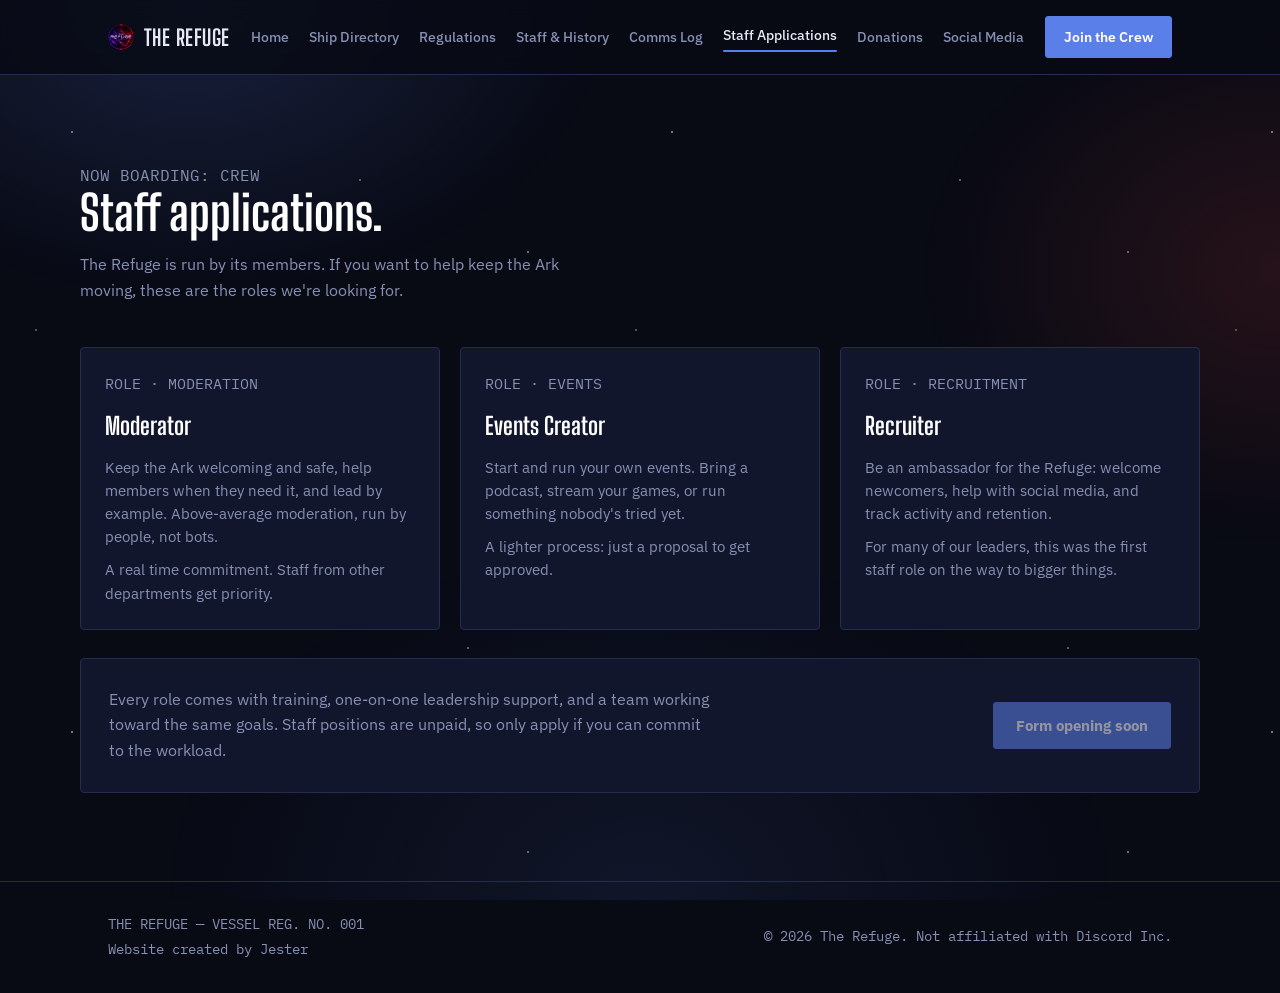
<file: apply.html>
<!DOCTYPE html>
<html lang="en">
<head>
<meta charset="UTF-8">
<meta name="viewport" content="width=device-width, initial-scale=1, viewport-fit=cover">
<title>Staff Applications · The Refuge</title>
<meta name="description" content="Apply to join the Refuge staff team.">
<link rel="icon" href="assets/icon.jpg">
<link rel="preconnect" href="https://fonts.googleapis.com">
<link rel="preconnect" href="https://fonts.gstatic.com" crossorigin>
<link href="https://fonts.googleapis.com/css2?family=Big+Shoulders+Display:wght@500;600;700;800&family=IBM+Plex+Sans:wght@400;500;600&family=IBM+Plex+Mono:wght@400;500&family=Orbitron:wght@600;700;800;900&display=swap" rel="stylesheet">
<link rel="stylesheet" href="assets/style.css?v=2">
</head>
<body>

<div class="stars" aria-hidden="true"></div>
<div class="nebula" aria-hidden="true"></div>

<header>
  <nav aria-label="Main">
    <a class="brand" href="index.html">
      <img class="brand-mark" src="assets/icon.jpg" alt="The Refuge server icon">
      THE REFUGE
    </a>
    <ul class="navlinks">
      <li><a href="index.html">Home</a></li>
      <li><a href="directory.html">Ship Directory</a></li>
      <li><a href="regulations.html">Regulations</a></li>
      <li><a href="staff.html">Staff & History</a></li>
      <li><a href="log.html">Comms Log</a></li>
      <li><a href="apply.html" aria-current="page">Staff Applications</a></li>
      <li><a href="donate.html">Donations</a></li>
      <li><a href="socials.html">Social Media</a></li>
    </ul>
    <div class="nav-right">
      <a class="join-btn" href="apply.html">Join the Crew</a>
      <button class="menu-toggle" type="button" aria-label="Menu" aria-expanded="false" aria-controls="mobile-menu">
        <svg viewBox="0 0 24 24" fill="none" stroke="currentColor" stroke-width="2" stroke-linecap="round"><path d="M4 7h16M4 12h16M4 17h16"/></svg>
      </button>
    </div>
  </nav>
  <div class="mobile-menu" id="mobile-menu">
    <ul>
      <li><a href="index.html">Home</a></li>
      <li><a href="directory.html">Ship Directory</a></li>
      <li><a href="regulations.html">Regulations</a></li>
      <li><a href="staff.html">Staff & History</a></li>
      <li><a href="log.html">Comms Log</a></li>
      <li><a href="apply.html" aria-current="page">Staff Applications</a></li>
      <li><a href="donate.html">Donations</a></li>
      <li><a href="socials.html">Social Media</a></li>
    </ul>
  </div>
</header>

<main id="top">

  <section id="apply" class="band wrap page-top">
    <div class="section-head">
      <p class="section-tag">NOW BOARDING: CREW</p>
      <h2>Staff applications.</h2>
      <p>The Refuge is run by its members. If you want to help keep the Ark moving, these are the roles we're looking for.</p>
    </div>
    <div class="role-grid">
      <div class="role-card">
        <p class="deck-id">ROLE · MODERATION</p>
        <h3>Moderator</h3>
        <p>Keep the Ark welcoming and safe, help members when they need it, and lead by example. Above-average moderation, run by people, not bots.</p>
        <p>A real time commitment. Staff from other departments get priority.</p>
      </div>
      <div class="role-card">
        <p class="deck-id">ROLE · EVENTS</p>
        <h3>Events Creator</h3>
        <p>Start and run your own events. Bring a podcast, stream your games, or run something nobody's tried yet.</p>
        <p>A lighter process: just a proposal to get approved.</p>
      </div>
      <div class="role-card">
        <p class="deck-id">ROLE · RECRUITMENT</p>
        <h3>Recruiter</h3>
        <p>Be an ambassador for the Refuge: welcome newcomers, help with social media, and track activity and retention.</p>
        <p>For many of our leaders, this was the first staff role on the way to bigger things.</p>
      </div>
    </div>
    <div class="apply-box">
      <p>Every role comes with training, one-on-one leadership support, and a team working toward the same goals. Staff positions are unpaid, so only apply if you can commit to the workload.</p>
      <a class="btn-primary" id="apply-link" href="#" target="_blank" rel="noopener">Apply now</a>
    </div>
  </section>

</main>

<footer>
  <div class="wrap footer-row">
    <div>
      <p>THE REFUGE — VESSEL REG. NO. 001</p>
      <p style="margin-top:4px;">Website created by Jester</p>
    </div>
    <p>&copy; 2026 The Refuge. Not affiliated with Discord Inc.</p>
  </div>
</footer>

<script src="assets/site.js?v=2"></script>
<script>
  // Paste the Google Form link between the quotes to switch the Apply button on.
  var APPLICATION_FORM = '';
  (function () {
    var a = document.getElementById('apply-link');
    if (!a) return;
    if (APPLICATION_FORM) { a.href = APPLICATION_FORM; }
    else { a.textContent = 'Form opening soon'; a.classList.add('btn-disabled'); a.removeAttribute('href'); a.setAttribute('aria-disabled', 'true'); }
  })();
</script>
</body>
</html>
</file>
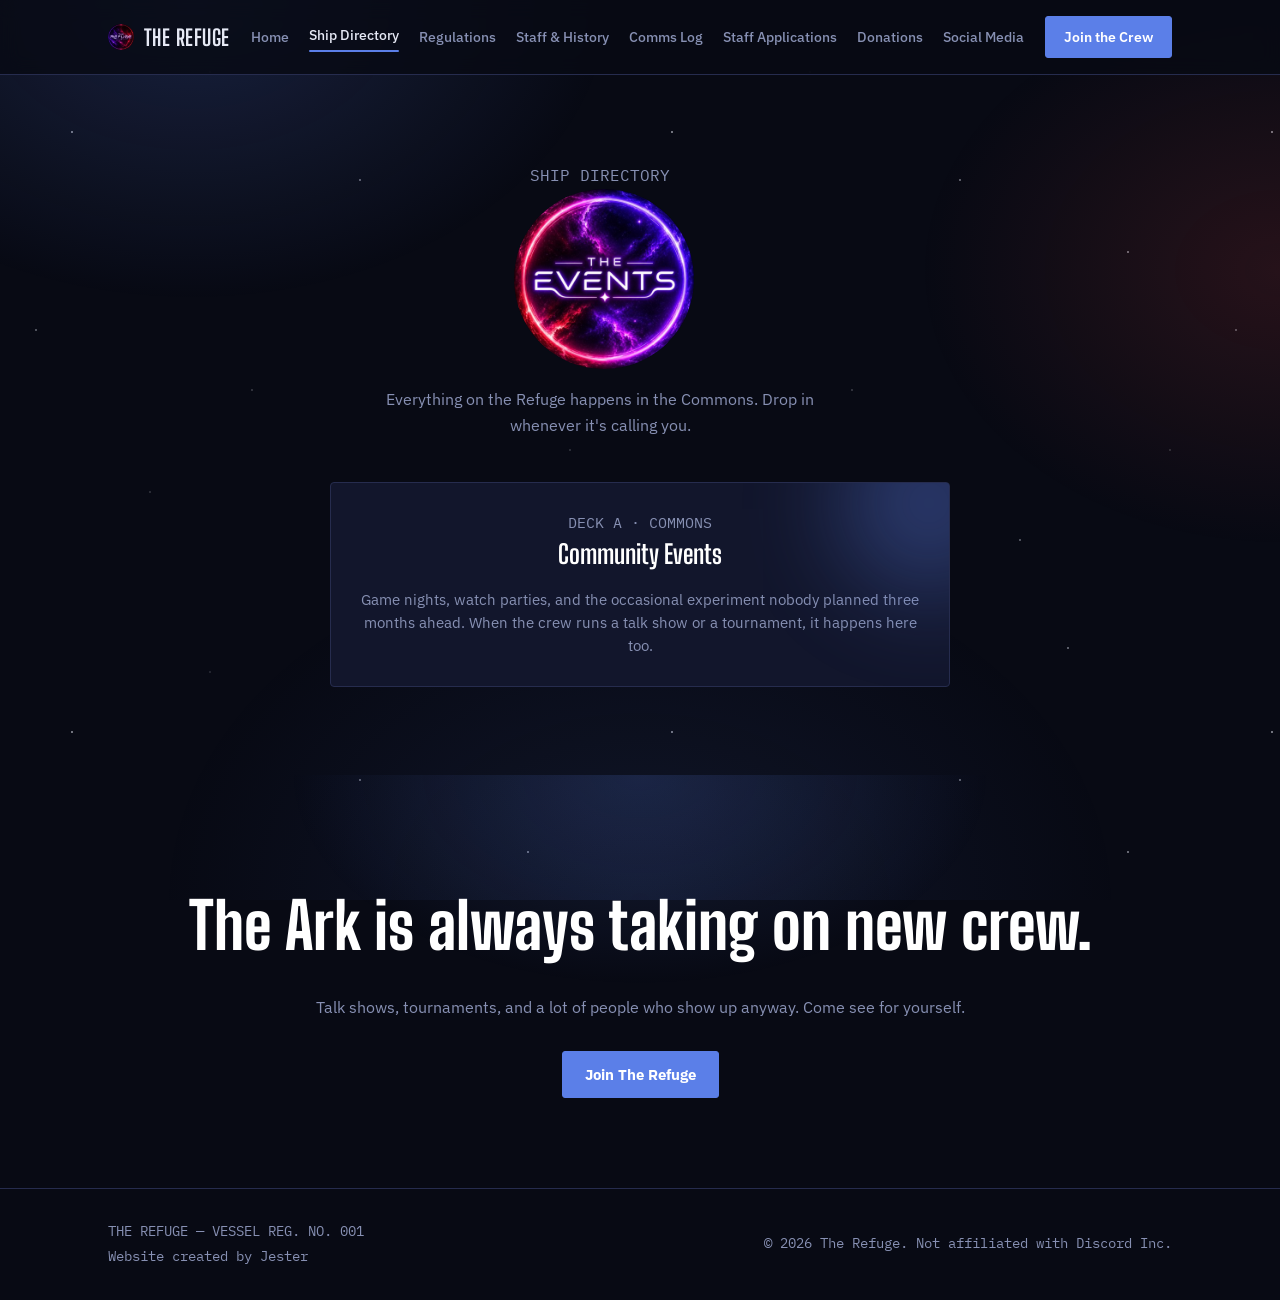
<file: directory.html>
<!DOCTYPE html>
<html lang="en">
<head>
<meta charset="UTF-8">
<meta name="viewport" content="width=device-width, initial-scale=1, viewport-fit=cover">
<title>Ship Directory · The Refuge</title>
<meta name="description" content="What happens aboard the Refuge Ark.">
<link rel="icon" href="assets/icon.jpg">
<link rel="preconnect" href="https://fonts.googleapis.com">
<link rel="preconnect" href="https://fonts.gstatic.com" crossorigin>
<link href="https://fonts.googleapis.com/css2?family=Big+Shoulders+Display:wght@500;600;700;800&family=IBM+Plex+Sans:wght@400;500;600&family=IBM+Plex+Mono:wght@400;500&family=Orbitron:wght@600;700;800;900&display=swap" rel="stylesheet">
<link rel="stylesheet" href="assets/style.css?v=2">
</head>
<body>

<div class="stars" aria-hidden="true"></div>
<div class="nebula" aria-hidden="true"></div>

<header>
  <nav aria-label="Main">
    <a class="brand" href="index.html">
      <img class="brand-mark" src="assets/icon.jpg" alt="The Refuge server icon">
      THE REFUGE
    </a>
    <ul class="navlinks">
      <li><a href="index.html">Home</a></li>
      <li><a href="directory.html" aria-current="page">Ship Directory</a></li>
      <li><a href="regulations.html">Regulations</a></li>
      <li><a href="staff.html">Staff & History</a></li>
      <li><a href="log.html">Comms Log</a></li>
      <li><a href="apply.html">Staff Applications</a></li>
      <li><a href="donate.html">Donations</a></li>
      <li><a href="socials.html">Social Media</a></li>
    </ul>
    <div class="nav-right">
      <a class="join-btn" href="apply.html">Join the Crew</a>
      <button class="menu-toggle" type="button" aria-label="Menu" aria-expanded="false" aria-controls="mobile-menu">
        <svg viewBox="0 0 24 24" fill="none" stroke="currentColor" stroke-width="2" stroke-linecap="round"><path d="M4 7h16M4 12h16M4 17h16"/></svg>
      </button>
    </div>
  </nav>
  <div class="mobile-menu" id="mobile-menu">
    <ul>
      <li><a href="index.html">Home</a></li>
      <li><a href="directory.html" aria-current="page">Ship Directory</a></li>
      <li><a href="regulations.html">Regulations</a></li>
      <li><a href="staff.html">Staff & History</a></li>
      <li><a href="log.html">Comms Log</a></li>
      <li><a href="apply.html">Staff Applications</a></li>
      <li><a href="donate.html">Donations</a></li>
      <li><a href="socials.html">Social Media</a></li>
    </ul>
  </div>
</header>

<main id="top">

  <section id="programs" class="band wrap page-top">
    <div class="section-head" style="text-align:center; margin-left:auto; margin-right:auto;">
      <p class="section-tag">SHIP DIRECTORY</p>
      <img src="assets/events.jpg" alt="The Events" style="display:block; margin:0 auto 18px; width:180px; height:180px; border-radius:50%; transform:translateX(-36px);">
      <p style="text-align:center;">Everything on the Refuge happens in the Commons. Drop in whenever it's calling you.</p>
    </div>
    <div class="deck-grid" style="grid-template-columns:1fr; max-width:620px; margin:0 auto;">
      <div class="deck-card" style="text-align:center;">
        <div class="glow"></div>
        <p class="deck-id" style="max-width:none;">DECK A · COMMONS</p>
        <h3>Community Events</h3>
        <p style="max-width:none;">Game nights, watch parties, and the occasional experiment nobody planned three months ahead. When the crew runs a talk show or a tournament, it happens here too.</p>
      </div>
    </div>
  </section>

  <section class="final-cta wrap">
    <h2>The Ark is always taking on new crew.</h2>
    <p>Talk shows, tournaments, and a lot of people who show up anyway. Come see for yourself.</p>
    <a class="btn-primary" href="https://discord.gg/RWwkpZxaM5" target="_blank" rel="noopener">Join The Refuge</a>
  </section>

</main>

<footer>
  <div class="wrap footer-row">
    <div>
      <p>THE REFUGE — VESSEL REG. NO. 001</p>
      <p style="margin-top:4px;">Website created by Jester</p>
    </div>
    <p>&copy; 2026 The Refuge. Not affiliated with Discord Inc.</p>
  </div>
</footer>

<script src="assets/site.js?v=2"></script>
</body>
</html>
</file>
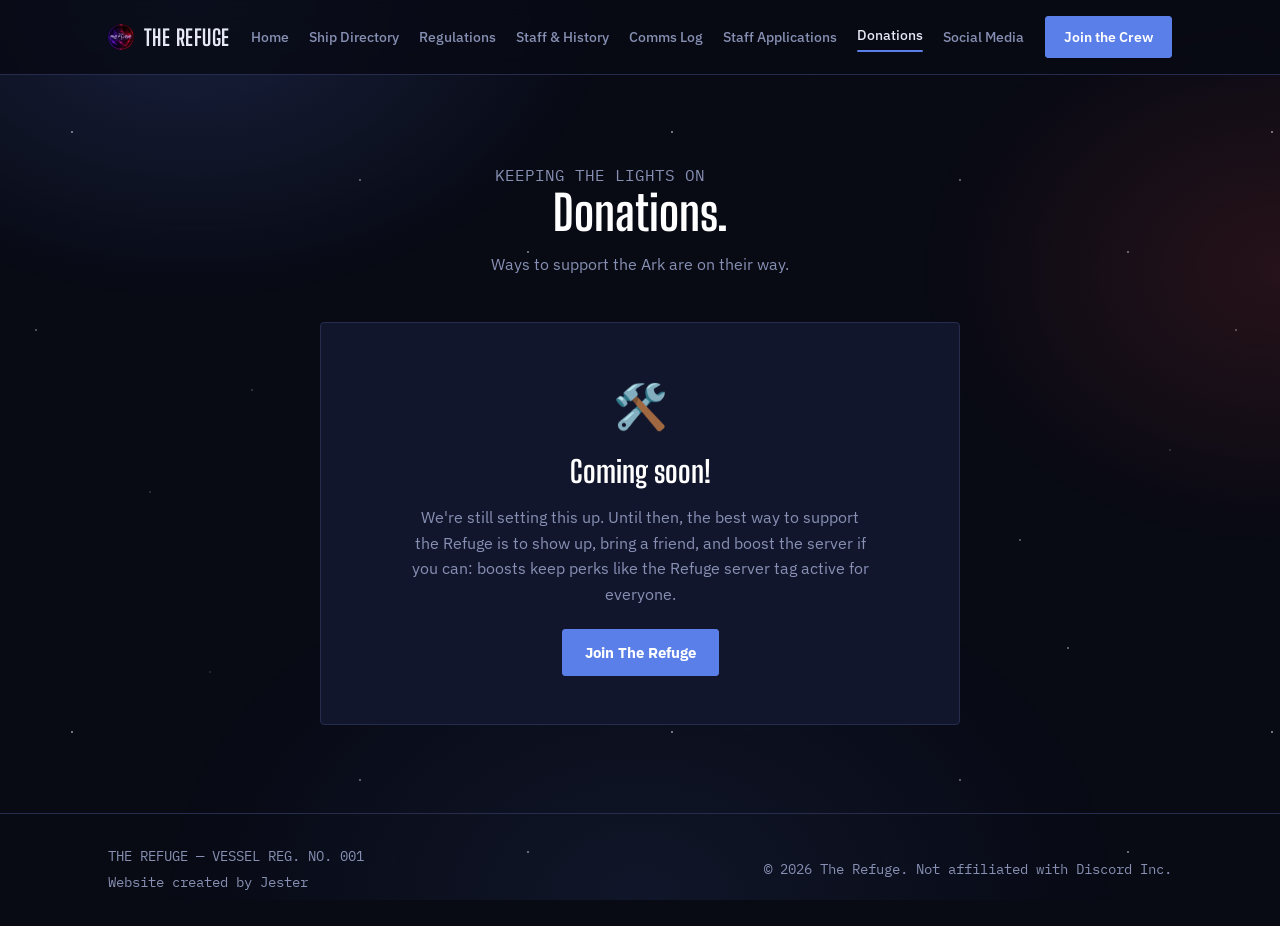
<file: donate.html>
<!DOCTYPE html>
<html lang="en">
<head>
<meta charset="UTF-8">
<meta name="viewport" content="width=device-width, initial-scale=1, viewport-fit=cover">
<title>Donations · The Refuge</title>
<meta name="description" content="Support the Refuge.">
<link rel="icon" href="assets/icon.jpg">
<link rel="preconnect" href="https://fonts.googleapis.com">
<link rel="preconnect" href="https://fonts.gstatic.com" crossorigin>
<link href="https://fonts.googleapis.com/css2?family=Big+Shoulders+Display:wght@500;600;700;800&family=IBM+Plex+Sans:wght@400;500;600&family=IBM+Plex+Mono:wght@400;500&family=Orbitron:wght@600;700;800;900&display=swap" rel="stylesheet">
<link rel="stylesheet" href="assets/style.css?v=2">
</head>
<body>

<div class="stars" aria-hidden="true"></div>
<div class="nebula" aria-hidden="true"></div>

<header>
  <nav aria-label="Main">
    <a class="brand" href="index.html">
      <img class="brand-mark" src="assets/icon.jpg" alt="The Refuge server icon">
      THE REFUGE
    </a>
    <ul class="navlinks">
      <li><a href="index.html">Home</a></li>
      <li><a href="directory.html">Ship Directory</a></li>
      <li><a href="regulations.html">Regulations</a></li>
      <li><a href="staff.html">Staff & History</a></li>
      <li><a href="log.html">Comms Log</a></li>
      <li><a href="apply.html">Staff Applications</a></li>
      <li><a href="donate.html" aria-current="page">Donations</a></li>
      <li><a href="socials.html">Social Media</a></li>
    </ul>
    <div class="nav-right">
      <a class="join-btn" href="apply.html">Join the Crew</a>
      <button class="menu-toggle" type="button" aria-label="Menu" aria-expanded="false" aria-controls="mobile-menu">
        <svg viewBox="0 0 24 24" fill="none" stroke="currentColor" stroke-width="2" stroke-linecap="round"><path d="M4 7h16M4 12h16M4 17h16"/></svg>
      </button>
    </div>
  </nav>
  <div class="mobile-menu" id="mobile-menu">
    <ul>
      <li><a href="index.html">Home</a></li>
      <li><a href="directory.html">Ship Directory</a></li>
      <li><a href="regulations.html">Regulations</a></li>
      <li><a href="staff.html">Staff & History</a></li>
      <li><a href="log.html">Comms Log</a></li>
      <li><a href="apply.html">Staff Applications</a></li>
      <li><a href="donate.html" aria-current="page">Donations</a></li>
      <li><a href="socials.html">Social Media</a></li>
    </ul>
  </div>
</header>

<main id="top">

  <section id="donate" class="band wrap page-top">
    <div class="section-head" style="text-align:center; margin-left:auto; margin-right:auto;">
      <p class="section-tag">KEEPING THE LIGHTS ON</p>
      <h2>Donations.</h2>
      <p style="margin:0 auto;">Ways to support the Ark are on their way.</p>
    </div>
    <div class="soon">
      <p class="big" aria-hidden="true">🛠️</p>
      <h3>Coming soon!</h3>
      <p>We're still setting this up. Until then, the best way to support the Refuge is to show up, bring a friend, and boost the server if you can: boosts keep perks like the Refuge server tag active for everyone.</p>
      <a class="btn-primary" href="https://discord.gg/RWwkpZxaM5" target="_blank" rel="noopener">Join The Refuge</a>
    </div>
  </section>

</main>

<footer>
  <div class="wrap footer-row">
    <div>
      <p>THE REFUGE — VESSEL REG. NO. 001</p>
      <p style="margin-top:4px;">Website created by Jester</p>
    </div>
    <p>&copy; 2026 The Refuge. Not affiliated with Discord Inc.</p>
  </div>
</footer>

<script src="assets/site.js?v=2"></script>
</body>
</html>
</file>
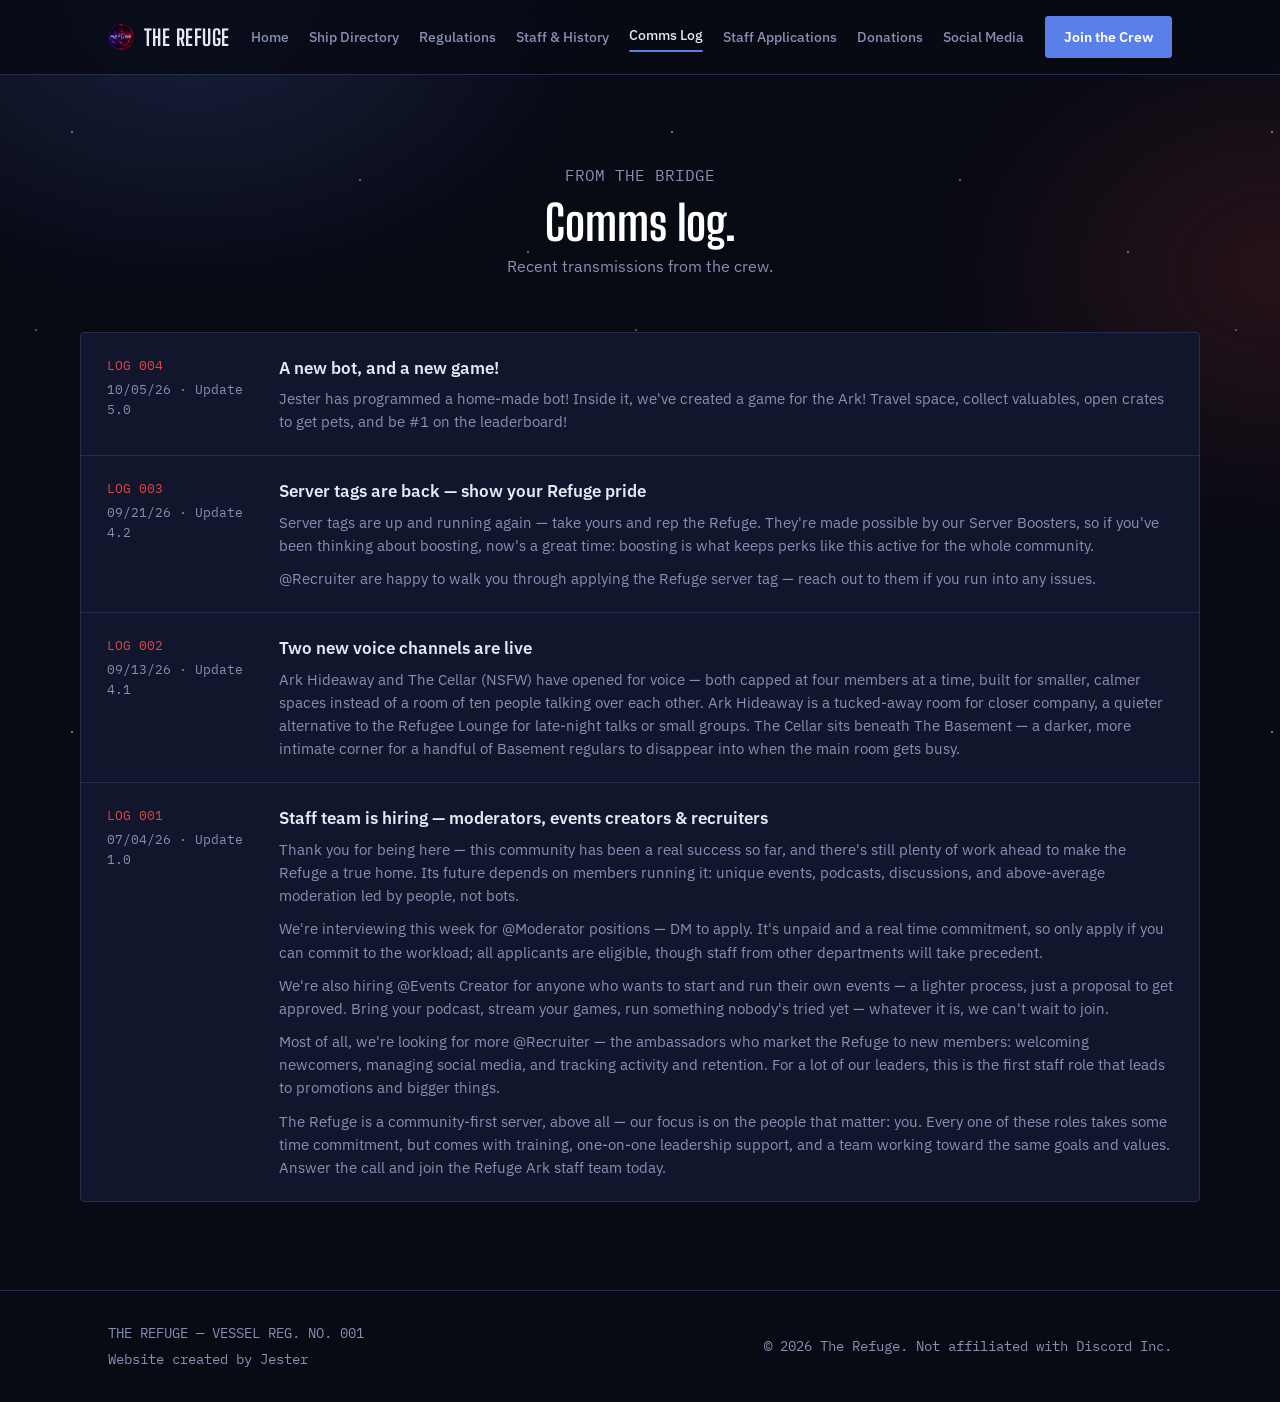
<file: log.html>
<!DOCTYPE html>
<html lang="en">
<head>
<meta charset="UTF-8">
<meta name="viewport" content="width=device-width, initial-scale=1, viewport-fit=cover">
<title>Comms Log · The Refuge</title>
<meta name="description" content="Every update from the bridge of the Refuge Ark.">
<link rel="icon" href="assets/icon.jpg">
<link rel="preconnect" href="https://fonts.googleapis.com">
<link rel="preconnect" href="https://fonts.gstatic.com" crossorigin>
<link href="https://fonts.googleapis.com/css2?family=Big+Shoulders+Display:wght@500;600;700;800&family=IBM+Plex+Sans:wght@400;500;600&family=IBM+Plex+Mono:wght@400;500&family=Orbitron:wght@600;700;800;900&display=swap" rel="stylesheet">
<link rel="stylesheet" href="assets/style.css?v=2">
</head>
<body>

<div class="stars" aria-hidden="true"></div>
<div class="nebula" aria-hidden="true"></div>

<header>
  <nav aria-label="Main">
    <a class="brand" href="index.html">
      <img class="brand-mark" src="assets/icon.jpg" alt="The Refuge server icon">
      THE REFUGE
    </a>
    <ul class="navlinks">
      <li><a href="index.html">Home</a></li>
      <li><a href="directory.html">Ship Directory</a></li>
      <li><a href="regulations.html">Regulations</a></li>
      <li><a href="staff.html">Staff & History</a></li>
      <li><a href="log.html" aria-current="page">Comms Log</a></li>
      <li><a href="apply.html">Staff Applications</a></li>
      <li><a href="donate.html">Donations</a></li>
      <li><a href="socials.html">Social Media</a></li>
    </ul>
    <div class="nav-right">
      <a class="join-btn" href="apply.html">Join the Crew</a>
      <button class="menu-toggle" type="button" aria-label="Menu" aria-expanded="false" aria-controls="mobile-menu">
        <svg viewBox="0 0 24 24" fill="none" stroke="currentColor" stroke-width="2" stroke-linecap="round"><path d="M4 7h16M4 12h16M4 17h16"/></svg>
      </button>
    </div>
  </nav>
  <div class="mobile-menu" id="mobile-menu">
    <ul>
      <li><a href="index.html">Home</a></li>
      <li><a href="directory.html">Ship Directory</a></li>
      <li><a href="regulations.html">Regulations</a></li>
      <li><a href="staff.html">Staff & History</a></li>
      <li><a href="log.html" aria-current="page">Comms Log</a></li>
      <li><a href="apply.html">Staff Applications</a></li>
      <li><a href="donate.html">Donations</a></li>
      <li><a href="socials.html">Social Media</a></li>
    </ul>
  </div>
</header>

<main id="top">

  <section id="log" class="band wrap page-top">
    <div class="section-head" style="text-align:center; margin-left:auto; margin-right:auto;">
      <p class="section-tag" style="transform:translateX(40px);">FROM THE BRIDGE</p>
      <h2 style="margin-top:10px;">Comms log.</h2>
      <p style="transform:translate(40px, -8px);">Recent transmissions from the crew.</p>
    </div>
    <div class="log-list scroll-x">
      <div class="log-entry">
        <div class="log-meta"><span class="log-tag">LOG 004</span>10/05/26 · Update 5.0</div>
        <div>
          <h4>A new bot, and a new game!</h4>
          <p>Jester has programmed a home-made bot! Inside it, we've created a game for the Ark! Travel space, collect valuables, open crates to get pets, and be #1 on the leaderboard!</p>
        </div>
      </div>
      <div class="log-entry">
        <div class="log-meta"><span class="log-tag">LOG 003</span>09/21/26 · Update 4.2</div>
        <div>
          <h4>Server tags are back — show your Refuge pride</h4>
          <p>Server tags are up and running again — take yours and rep the Refuge. They're made possible by our Server Boosters, so if you've been thinking about boosting, now's a great time: boosting is what keeps perks like this active for the whole community.</p>
          <p>@Recruiter are happy to walk you through applying the Refuge server tag — reach out to them if you run into any issues.</p>
        </div>
      </div>
      <div class="log-entry">
        <div class="log-meta"><span class="log-tag">LOG 002</span>09/13/26 · Update 4.1</div>
        <div>
          <h4>Two new voice channels are live</h4>
          <p>Ark Hideaway and The Cellar (NSFW) have opened for voice — both capped at four members at a time, built for smaller, calmer spaces instead of a room of ten people talking over each other. Ark Hideaway is a tucked-away room for closer company, a quieter alternative to the Refugee Lounge for late-night talks or small groups. The Cellar sits beneath The Basement — a darker, more intimate corner for a handful of Basement regulars to disappear into when the main room gets busy.</p>
        </div>
      </div>
      <div class="log-entry">
        <div class="log-meta"><span class="log-tag">LOG 001</span>07/04/26 · Update 1.0</div>
        <div>
          <h4>Staff team is hiring — moderators, events creators & recruiters</h4>
          <p>Thank you for being here — this community has been a real success so far, and there's still plenty of work ahead to make the Refuge a true home. Its future depends on members running it: unique events, podcasts, discussions, and above-average moderation led by people, not bots.</p>
          <p>We're interviewing this week for @Moderator positions — DM to apply. It's unpaid and a real time commitment, so only apply if you can commit to the workload; all applicants are eligible, though staff from other departments will take precedent.</p>
          <p>We're also hiring @Events Creator for anyone who wants to start and run their own events — a lighter process, just a proposal to get approved. Bring your podcast, stream your games, run something nobody's tried yet — whatever it is, we can't wait to join.</p>
          <p>Most of all, we're looking for more @Recruiter — the ambassadors who market the Refuge to new members: welcoming newcomers, managing social media, and tracking activity and retention. For a lot of our leaders, this is the first staff role that leads to promotions and bigger things.</p>
          <p>The Refuge is a community-first server, above all — our focus is on the people that matter: you. Every one of these roles takes some time commitment, but comes with training, one-on-one leadership support, and a team working toward the same goals and values. Answer the call and join the Refuge Ark staff team today.</p>
        </div>
      </div>
    </div>
  </section>

</main>

<footer>
  <div class="wrap footer-row">
    <div>
      <p>THE REFUGE — VESSEL REG. NO. 001</p>
      <p style="margin-top:4px;">Website created by Jester</p>
    </div>
    <p>&copy; 2026 The Refuge. Not affiliated with Discord Inc.</p>
  </div>
</footer>

<script src="assets/site.js?v=2"></script>
</body>
</html>
</file>
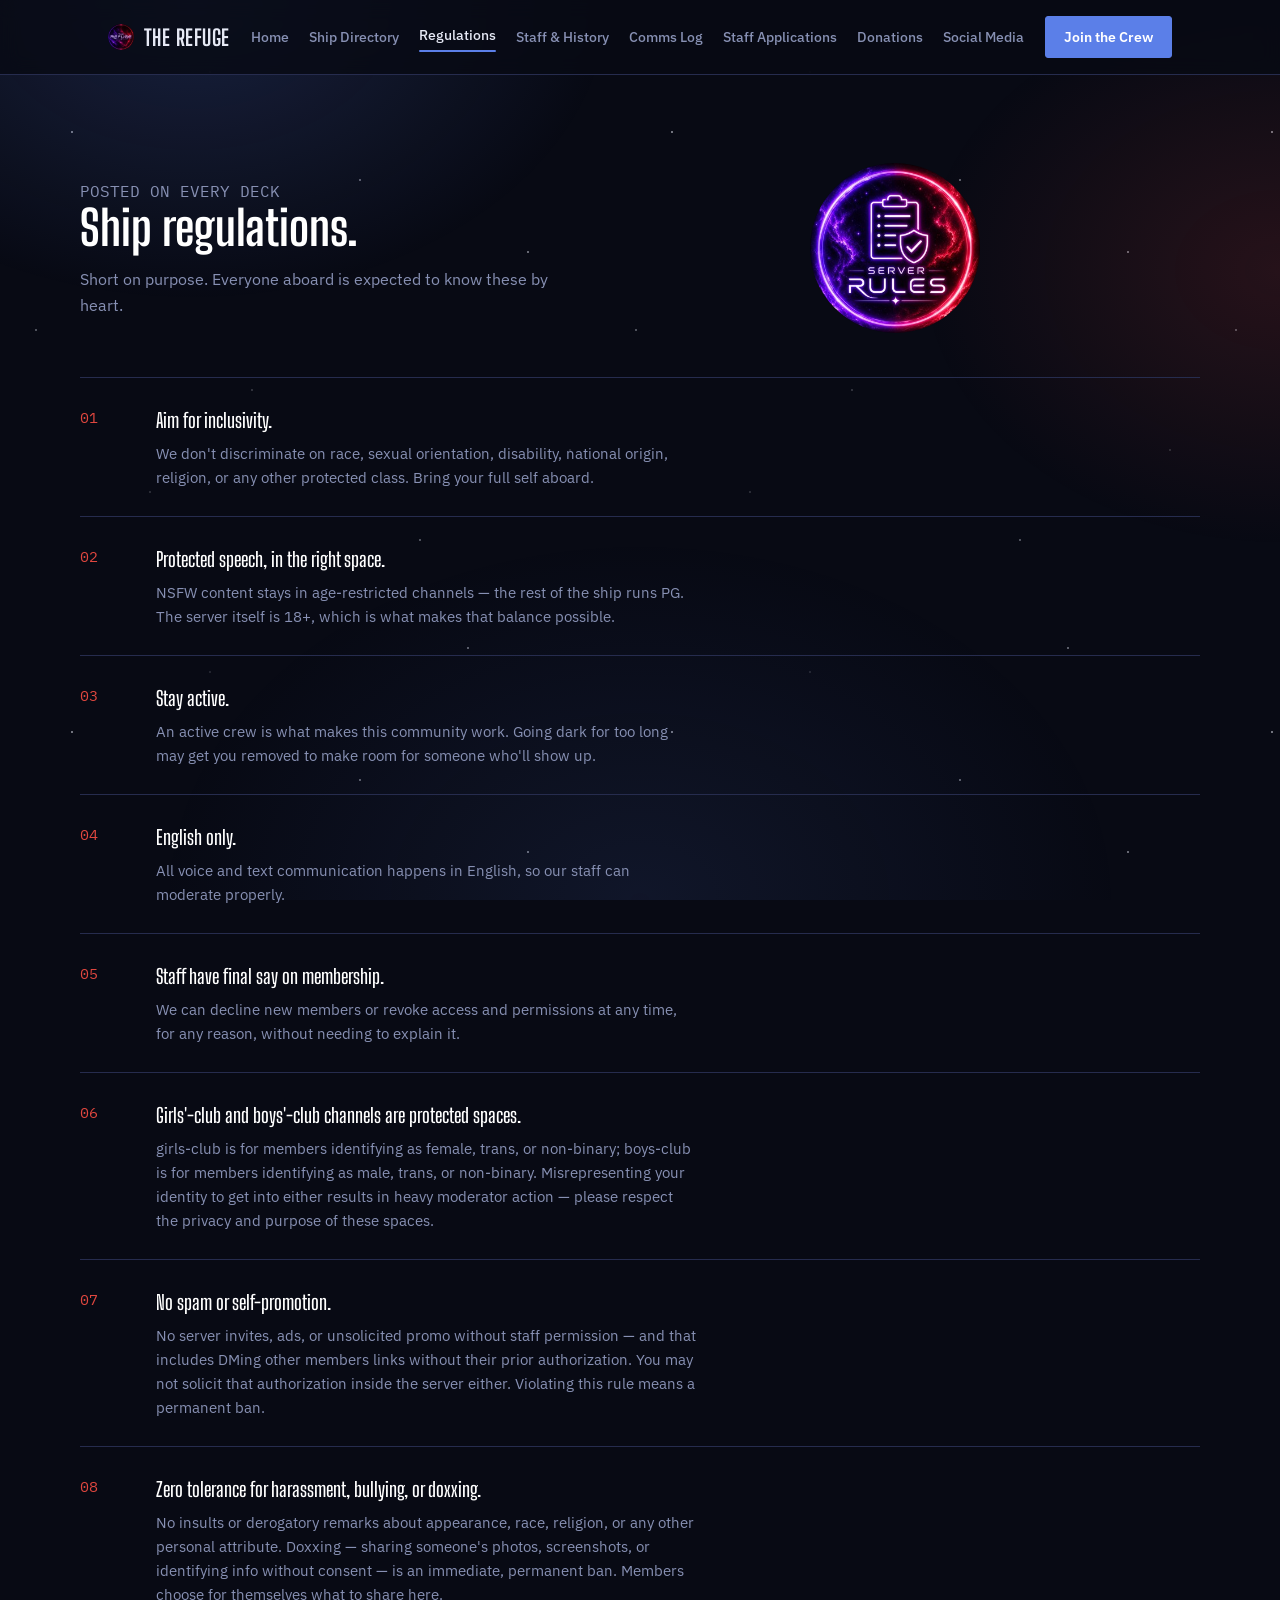
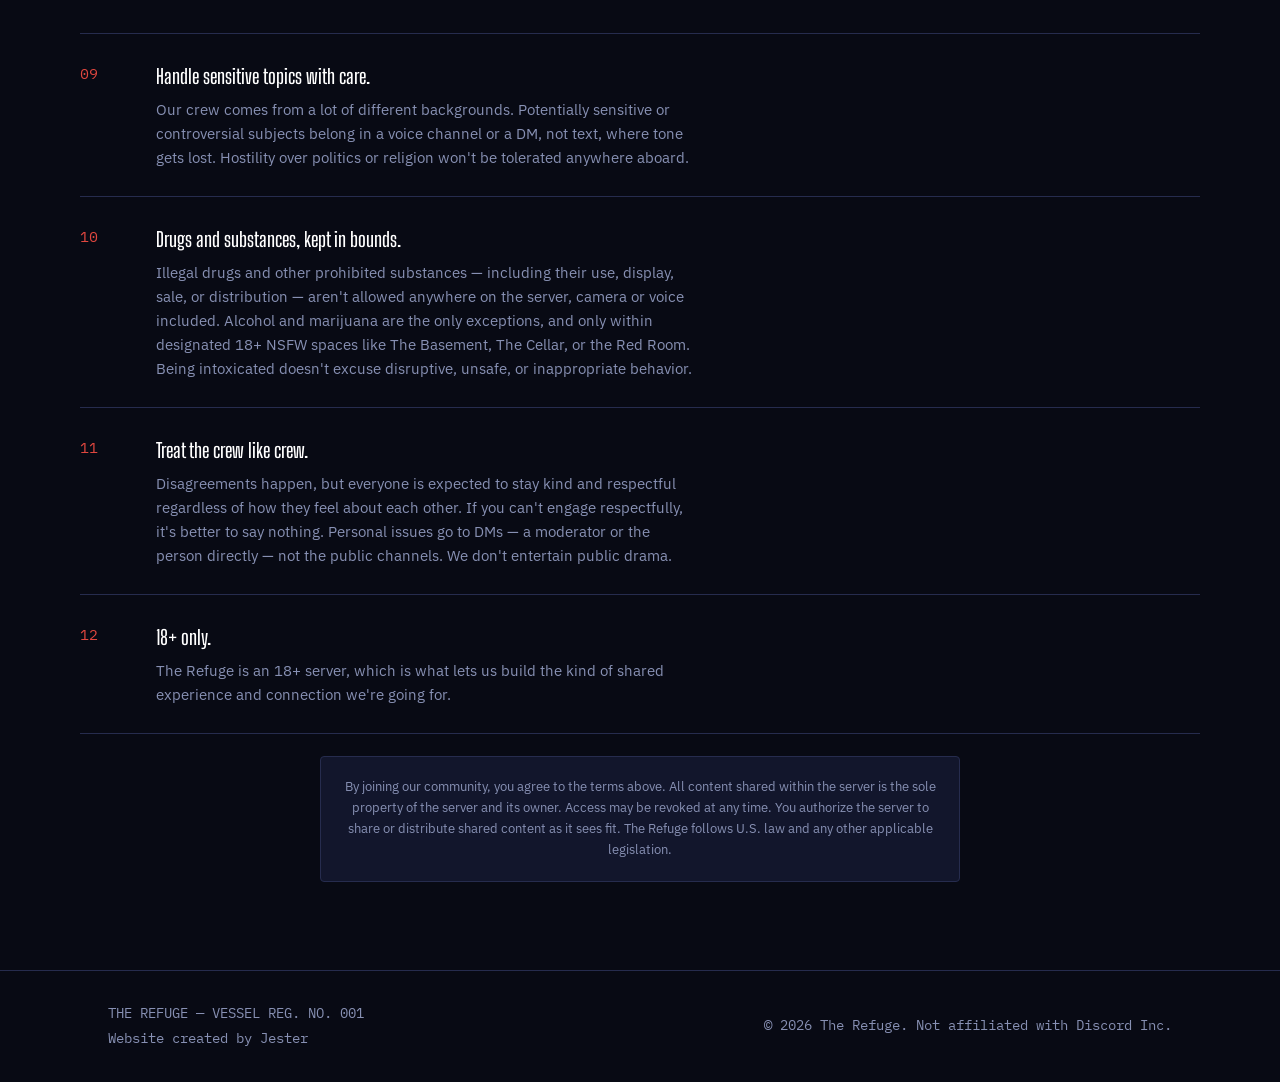
<file: regulations.html>
<!DOCTYPE html>
<html lang="en">
<head>
<meta charset="UTF-8">
<meta name="viewport" content="width=device-width, initial-scale=1, viewport-fit=cover">
<title>Regulations · The Refuge</title>
<meta name="description" content="The rules of the Refuge Ark.">
<link rel="icon" href="assets/icon.jpg">
<link rel="preconnect" href="https://fonts.googleapis.com">
<link rel="preconnect" href="https://fonts.gstatic.com" crossorigin>
<link href="https://fonts.googleapis.com/css2?family=Big+Shoulders+Display:wght@500;600;700;800&family=IBM+Plex+Sans:wght@400;500;600&family=IBM+Plex+Mono:wght@400;500&family=Orbitron:wght@600;700;800;900&display=swap" rel="stylesheet">
<link rel="stylesheet" href="assets/style.css?v=2">
</head>
<body>

<div class="stars" aria-hidden="true"></div>
<div class="nebula" aria-hidden="true"></div>

<header>
  <nav aria-label="Main">
    <a class="brand" href="index.html">
      <img class="brand-mark" src="assets/icon.jpg" alt="The Refuge server icon">
      THE REFUGE
    </a>
    <ul class="navlinks">
      <li><a href="index.html">Home</a></li>
      <li><a href="directory.html">Ship Directory</a></li>
      <li><a href="regulations.html" aria-current="page">Regulations</a></li>
      <li><a href="staff.html">Staff & History</a></li>
      <li><a href="log.html">Comms Log</a></li>
      <li><a href="apply.html">Staff Applications</a></li>
      <li><a href="donate.html">Donations</a></li>
      <li><a href="socials.html">Social Media</a></li>
    </ul>
    <div class="nav-right">
      <a class="join-btn" href="apply.html">Join the Crew</a>
      <button class="menu-toggle" type="button" aria-label="Menu" aria-expanded="false" aria-controls="mobile-menu">
        <svg viewBox="0 0 24 24" fill="none" stroke="currentColor" stroke-width="2" stroke-linecap="round"><path d="M4 7h16M4 12h16M4 17h16"/></svg>
      </button>
    </div>
  </nav>
  <div class="mobile-menu" id="mobile-menu">
    <ul>
      <li><a href="index.html">Home</a></li>
      <li><a href="directory.html">Ship Directory</a></li>
      <li><a href="regulations.html" aria-current="page">Regulations</a></li>
      <li><a href="staff.html">Staff & History</a></li>
      <li><a href="log.html">Comms Log</a></li>
      <li><a href="apply.html">Staff Applications</a></li>
      <li><a href="donate.html">Donations</a></li>
      <li><a href="socials.html">Social Media</a></li>
    </ul>
  </div>
</header>

<main id="top">

  <section id="regulations" class="band wrap page-top">
    <div class="section-head reg-head" style="display:flex; align-items:center; justify-content:space-between; gap:32px; max-width:900px;">
      <div>
        <p class="section-tag">POSTED ON EVERY DECK</p>
        <h2>Ship regulations.</h2>
        <p>Short on purpose. Everyone aboard is expected to know these by heart.</p>
      </div>
      <img src="assets/rules.jpg" alt="Server Rules" style="width:170px; height:170px; border-radius:50%; flex-shrink:0;">
    </div>
    <ul class="reg-list">
      <li class="reg-item">
        <div>
          <h4>Aim for inclusivity.</h4>
          <p>We don't discriminate on race, sexual orientation, disability, national origin, religion, or any other protected class. Bring your full self aboard.</p>
        </div>
      </li>
      <li class="reg-item">
        <div>
          <h4>Protected speech, in the right space.</h4>
          <p>NSFW content stays in age-restricted channels — the rest of the ship runs PG. The server itself is 18+, which is what makes that balance possible.</p>
        </div>
      </li>
      <li class="reg-item">
        <div>
          <h4>Stay active.</h4>
          <p>An active crew is what makes this community work. Going dark for too long may get you removed to make room for someone who'll show up.</p>
        </div>
      </li>
      <li class="reg-item">
        <div>
          <h4>English only.</h4>
          <p>All voice and text communication happens in English, so our staff can moderate properly.</p>
        </div>
      </li>
      <li class="reg-item">
        <div>
          <h4>Staff have final say on membership.</h4>
          <p>We can decline new members or revoke access and permissions at any time, for any reason, without needing to explain it.</p>
        </div>
      </li>
      <li class="reg-item">
        <div>
          <h4>Girls'-club and boys'-club channels are protected spaces.</h4>
          <p>girls-club is for members identifying as female, trans, or non-binary; boys-club is for members identifying as male, trans, or non-binary. Misrepresenting your identity to get into either results in heavy moderator action — please respect the privacy and purpose of these spaces.</p>
        </div>
      </li>
      <li class="reg-item">
        <div>
          <h4>No spam or self-promotion.</h4>
          <p>No server invites, ads, or unsolicited promo without staff permission — and that includes DMing other members links without their prior authorization. You may not solicit that authorization inside the server either. Violating this rule means a permanent ban.</p>
        </div>
      </li>
      <li class="reg-item">
        <div>
          <h4>Zero tolerance for harassment, bullying, or doxxing.</h4>
          <p>No insults or derogatory remarks about appearance, race, religion, or any other personal attribute. Doxxing — sharing someone's photos, screenshots, or identifying info without consent — is an immediate, permanent ban. Members choose for themselves what to share here.</p>
        </div>
      </li>
      <li class="reg-item">
        <div>
          <h4>Handle sensitive topics with care.</h4>
          <p>Our crew comes from a lot of different backgrounds. Potentially sensitive or controversial subjects belong in a voice channel or a DM, not text, where tone gets lost. Hostility over politics or religion won't be tolerated anywhere aboard.</p>
        </div>
      </li>
      <li class="reg-item">
        <div>
          <h4>Drugs and substances, kept in bounds.</h4>
          <p>Illegal drugs and other prohibited substances — including their use, display, sale, or distribution — aren't allowed anywhere on the server, camera or voice included. Alcohol and marijuana are the only exceptions, and only within designated 18+ NSFW spaces like The Basement, The Cellar, or the Red Room. Being intoxicated doesn't excuse disruptive, unsafe, or inappropriate behavior.</p>
        </div>
      </li>
      <li class="reg-item">
        <div>
          <h4>Treat the crew like crew.</h4>
          <p>Disagreements happen, but everyone is expected to stay kind and respectful regardless of how they feel about each other. If you can't engage respectfully, it's better to say nothing. Personal issues go to DMs — a moderator or the person directly — not the public channels. We don't entertain public drama.</p>
        </div>
      </li>
      <li class="reg-item">
        <div>
          <h4>18+ only.</h4>
          <p>The Refuge is an 18+ server, which is what lets us build the kind of shared experience and connection we're going for.</p>
        </div>
      </li>
    </ul>
    <p class="reg-terms">By joining our community, you agree to the terms above. All content shared within the server is the sole property of the server and its owner. Access may be revoked at any time. You authorize the server to share or distribute shared content as it sees fit. The Refuge follows U.S. law and any other applicable legislation.</p>
  </section>

</main>

<footer>
  <div class="wrap footer-row">
    <div>
      <p>THE REFUGE — VESSEL REG. NO. 001</p>
      <p style="margin-top:4px;">Website created by Jester</p>
    </div>
    <p>&copy; 2026 The Refuge. Not affiliated with Discord Inc.</p>
  </div>
</footer>

<script src="assets/site.js?v=2"></script>
</body>
</html>
</file>
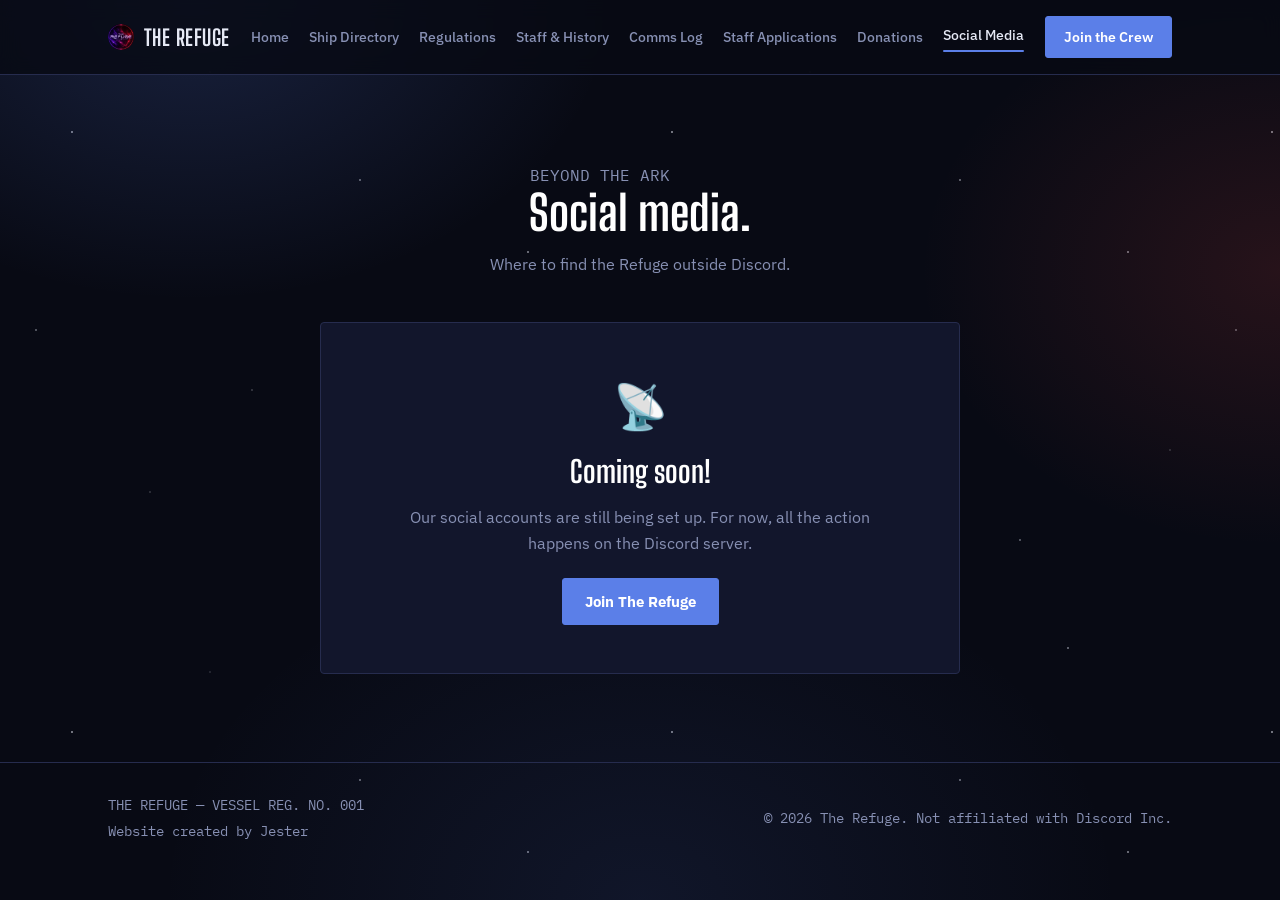
<file: socials.html>
<!DOCTYPE html>
<html lang="en">
<head>
<meta charset="UTF-8">
<meta name="viewport" content="width=device-width, initial-scale=1, viewport-fit=cover">
<title>Social Media · The Refuge</title>
<meta name="description" content="Find the Refuge on social media.">
<link rel="icon" href="assets/icon.jpg">
<link rel="preconnect" href="https://fonts.googleapis.com">
<link rel="preconnect" href="https://fonts.gstatic.com" crossorigin>
<link href="https://fonts.googleapis.com/css2?family=Big+Shoulders+Display:wght@500;600;700;800&family=IBM+Plex+Sans:wght@400;500;600&family=IBM+Plex+Mono:wght@400;500&family=Orbitron:wght@600;700;800;900&display=swap" rel="stylesheet">
<link rel="stylesheet" href="assets/style.css?v=2">
</head>
<body>

<div class="stars" aria-hidden="true"></div>
<div class="nebula" aria-hidden="true"></div>

<header>
  <nav aria-label="Main">
    <a class="brand" href="index.html">
      <img class="brand-mark" src="assets/icon.jpg" alt="The Refuge server icon">
      THE REFUGE
    </a>
    <ul class="navlinks">
      <li><a href="index.html">Home</a></li>
      <li><a href="directory.html">Ship Directory</a></li>
      <li><a href="regulations.html">Regulations</a></li>
      <li><a href="staff.html">Staff & History</a></li>
      <li><a href="log.html">Comms Log</a></li>
      <li><a href="apply.html">Staff Applications</a></li>
      <li><a href="donate.html">Donations</a></li>
      <li><a href="socials.html" aria-current="page">Social Media</a></li>
    </ul>
    <div class="nav-right">
      <a class="join-btn" href="apply.html">Join the Crew</a>
      <button class="menu-toggle" type="button" aria-label="Menu" aria-expanded="false" aria-controls="mobile-menu">
        <svg viewBox="0 0 24 24" fill="none" stroke="currentColor" stroke-width="2" stroke-linecap="round"><path d="M4 7h16M4 12h16M4 17h16"/></svg>
      </button>
    </div>
  </nav>
  <div class="mobile-menu" id="mobile-menu">
    <ul>
      <li><a href="index.html">Home</a></li>
      <li><a href="directory.html">Ship Directory</a></li>
      <li><a href="regulations.html">Regulations</a></li>
      <li><a href="staff.html">Staff & History</a></li>
      <li><a href="log.html">Comms Log</a></li>
      <li><a href="apply.html">Staff Applications</a></li>
      <li><a href="donate.html">Donations</a></li>
      <li><a href="socials.html" aria-current="page">Social Media</a></li>
    </ul>
  </div>
</header>

<main id="top">

  <section id="socials" class="band wrap page-top">
    <div class="section-head" style="text-align:center; margin-left:auto; margin-right:auto;">
      <p class="section-tag">BEYOND THE ARK</p>
      <h2>Social media.</h2>
      <p style="margin:0 auto;">Where to find the Refuge outside Discord.</p>
    </div>
    <div class="soon">
      <p class="big" aria-hidden="true">📡</p>
      <h3>Coming soon!</h3>
      <p>Our social accounts are still being set up. For now, all the action happens on the Discord server.</p>
      <a class="btn-primary" href="https://discord.gg/RWwkpZxaM5" target="_blank" rel="noopener">Join The Refuge</a>
    </div>
  </section>

</main>

<footer>
  <div class="wrap footer-row">
    <div>
      <p>THE REFUGE — VESSEL REG. NO. 001</p>
      <p style="margin-top:4px;">Website created by Jester</p>
    </div>
    <p>&copy; 2026 The Refuge. Not affiliated with Discord Inc.</p>
  </div>
</footer>

<script src="assets/site.js?v=2"></script>
</body>
</html>
</file>
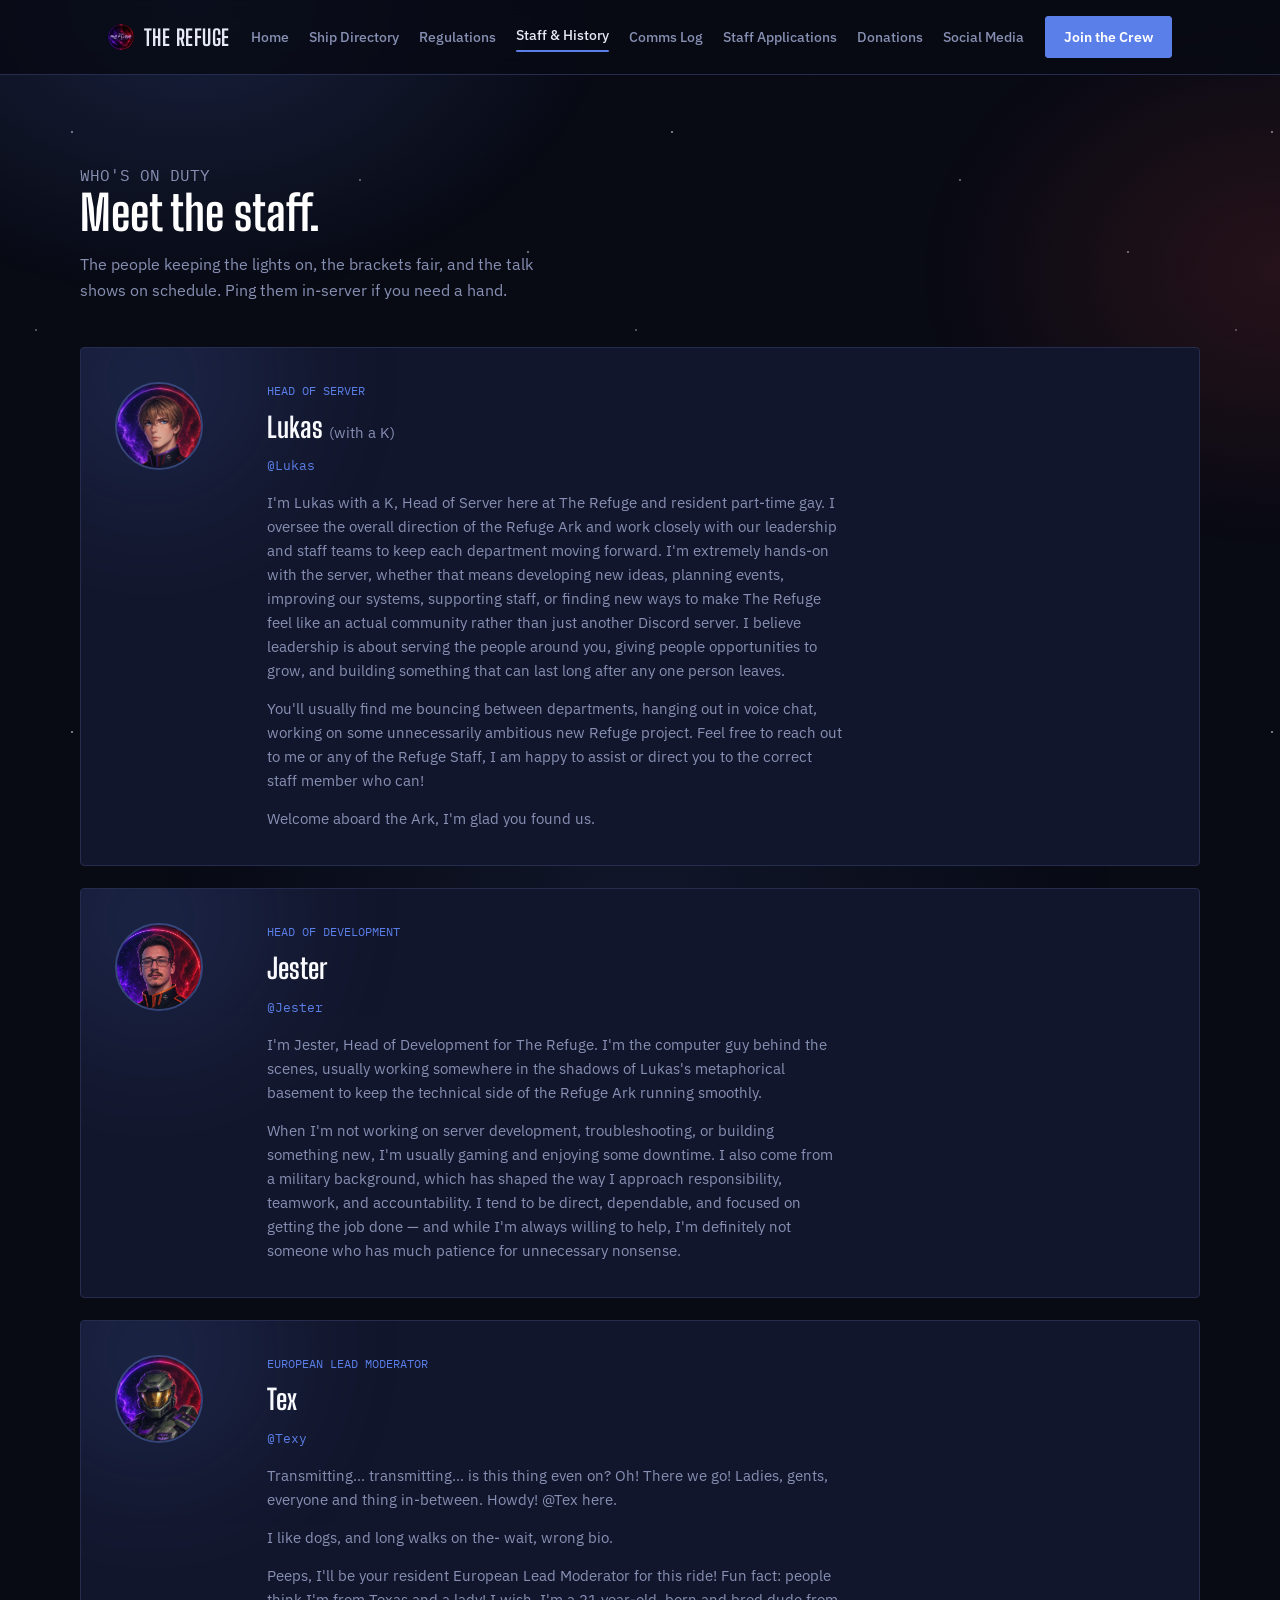
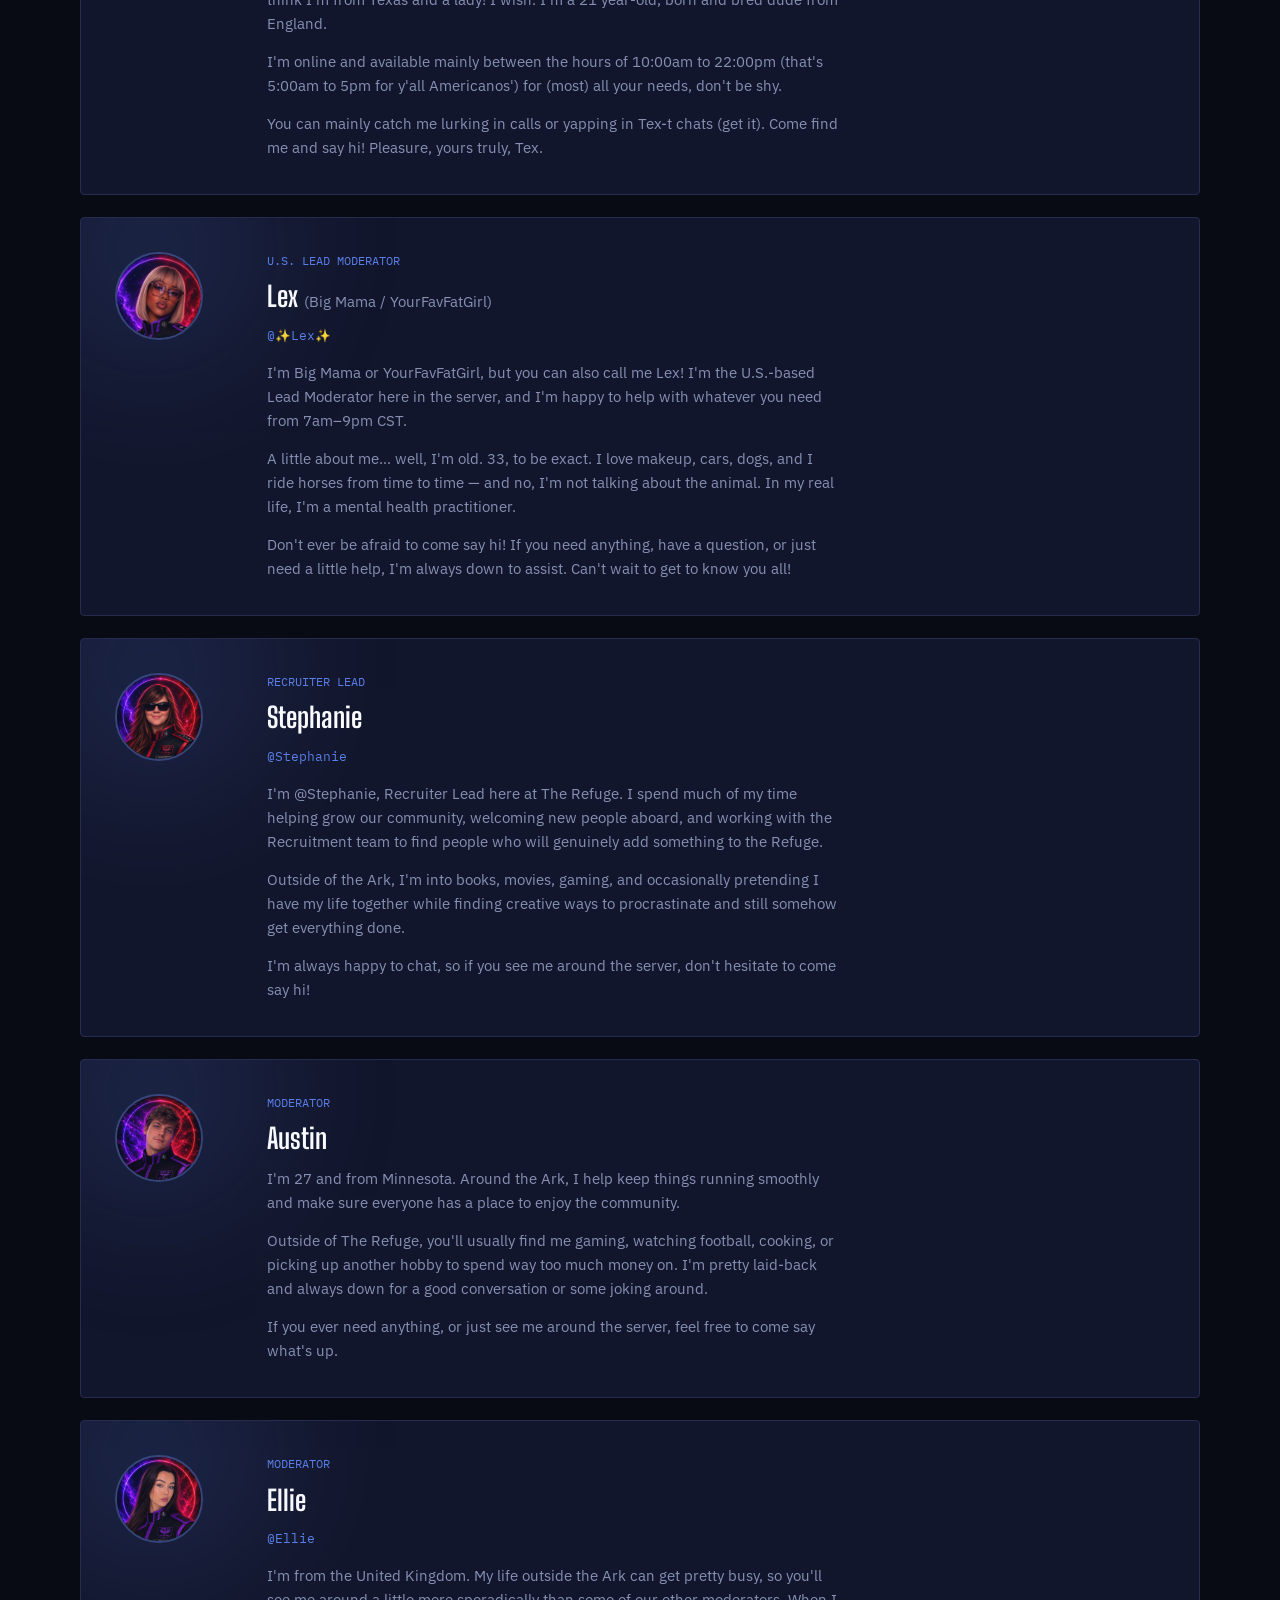
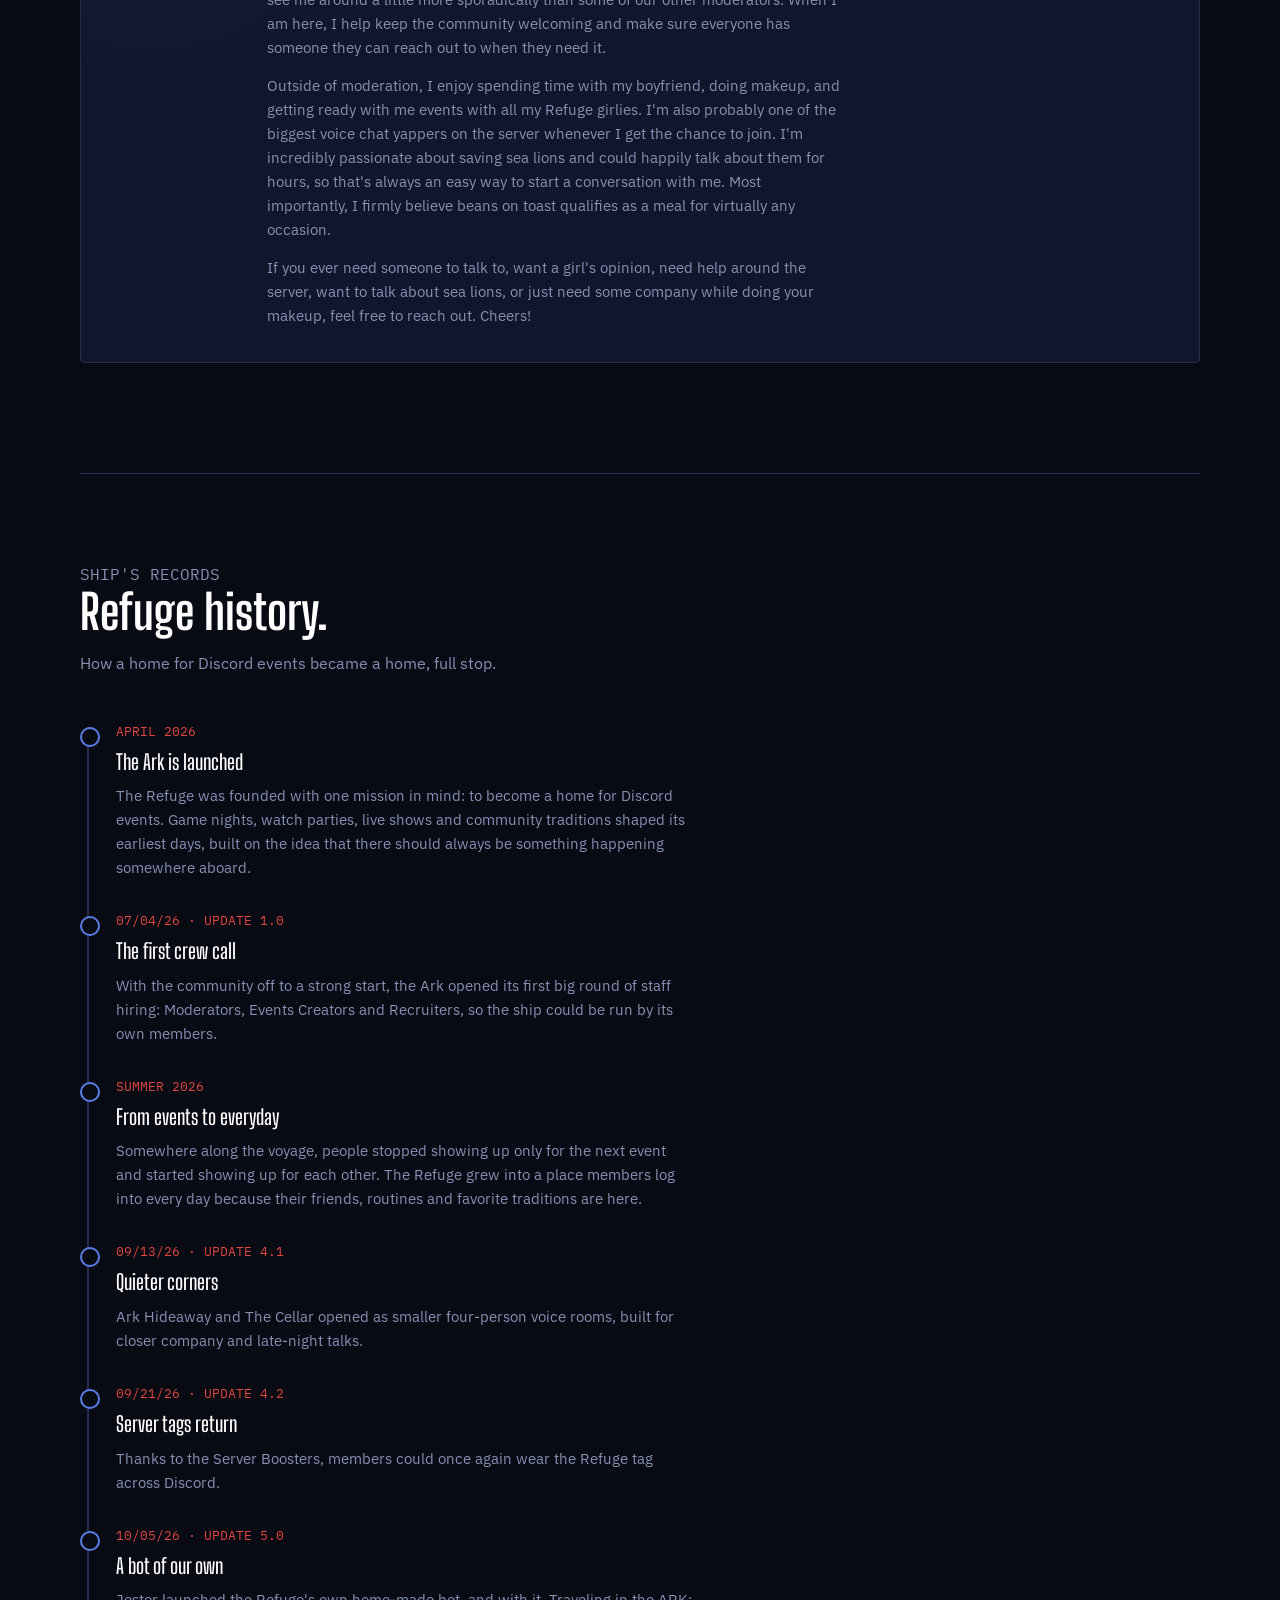
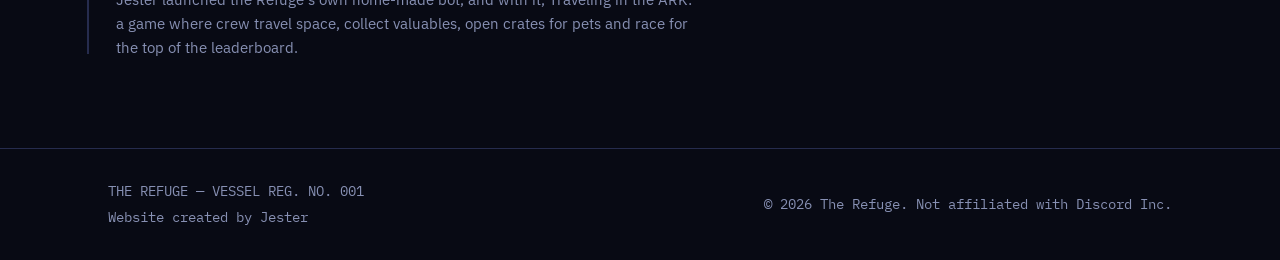
<file: staff.html>
<!DOCTYPE html>
<html lang="en">
<head>
<meta charset="UTF-8">
<meta name="viewport" content="width=device-width, initial-scale=1, viewport-fit=cover">
<title>Staff & History · The Refuge</title>
<meta name="description" content="Meet the Refuge staff and read the history of the Ark.">
<link rel="icon" href="assets/icon.jpg">
<link rel="preconnect" href="https://fonts.googleapis.com">
<link rel="preconnect" href="https://fonts.gstatic.com" crossorigin>
<link href="https://fonts.googleapis.com/css2?family=Big+Shoulders+Display:wght@500;600;700;800&family=IBM+Plex+Sans:wght@400;500;600&family=IBM+Plex+Mono:wght@400;500&family=Orbitron:wght@600;700;800;900&display=swap" rel="stylesheet">
<link rel="stylesheet" href="assets/style.css?v=2">
</head>
<body>

<div class="stars" aria-hidden="true"></div>
<div class="nebula" aria-hidden="true"></div>

<header>
  <nav aria-label="Main">
    <a class="brand" href="index.html">
      <img class="brand-mark" src="assets/icon.jpg" alt="The Refuge server icon">
      THE REFUGE
    </a>
    <ul class="navlinks">
      <li><a href="index.html">Home</a></li>
      <li><a href="directory.html">Ship Directory</a></li>
      <li><a href="regulations.html">Regulations</a></li>
      <li><a href="staff.html" aria-current="page">Staff & History</a></li>
      <li><a href="log.html">Comms Log</a></li>
      <li><a href="apply.html">Staff Applications</a></li>
      <li><a href="donate.html">Donations</a></li>
      <li><a href="socials.html">Social Media</a></li>
    </ul>
    <div class="nav-right">
      <a class="join-btn" href="apply.html">Join the Crew</a>
      <button class="menu-toggle" type="button" aria-label="Menu" aria-expanded="false" aria-controls="mobile-menu">
        <svg viewBox="0 0 24 24" fill="none" stroke="currentColor" stroke-width="2" stroke-linecap="round"><path d="M4 7h16M4 12h16M4 17h16"/></svg>
      </button>
    </div>
  </nav>
  <div class="mobile-menu" id="mobile-menu">
    <ul>
      <li><a href="index.html">Home</a></li>
      <li><a href="directory.html">Ship Directory</a></li>
      <li><a href="regulations.html">Regulations</a></li>
      <li><a href="staff.html" aria-current="page">Staff & History</a></li>
      <li><a href="log.html">Comms Log</a></li>
      <li><a href="apply.html">Staff Applications</a></li>
      <li><a href="donate.html">Donations</a></li>
      <li><a href="socials.html">Social Media</a></li>
    </ul>
  </div>
</header>

<main id="top">

  <section id="staff" class="band wrap page-top">
    <div class="section-head">
      <p class="section-tag">WHO'S ON DUTY</p>
      <h2>Meet the staff.</h2>
      <p>The people keeping the lights on, the brackets fair, and the talk shows on schedule. Ping them in-server if you need a hand.</p>
    </div>
    <div class="staff-featured">
      <img class="featured-avatar-img" src="assets/staff-lukas.jpg" alt="Portrait of Lukas">
      <div class="featured-body">
        <p class="crew-role">HEAD OF SERVER</p>
        <p class="crew-name featured-name">Lukas <span class="featured-sub">(with a K)</span></p>
        <p class="staff-handle">@Lukas</p>
        <p class="featured-bio">I'm Lukas with a K, Head of Server here at The Refuge and resident part-time gay. I oversee the overall direction of the Refuge Ark and work closely with our leadership and staff teams to keep each department moving forward. I'm extremely hands-on with the server, whether that means developing new ideas, planning events, improving our systems, supporting staff, or finding new ways to make The Refuge feel like an actual community rather than just another Discord server. I believe leadership is about serving the people around you, giving people opportunities to grow, and building something that can last long after any one person leaves.</p>
        <p class="featured-bio">You'll usually find me bouncing between departments, hanging out in voice chat, working on some unnecessarily ambitious new Refuge project. Feel free to reach out to me or any of the Refuge Staff, I am happy to assist or direct you to the correct staff member who can!</p>
        <p class="featured-bio">Welcome aboard the Ark, I'm glad you found us.</p>
      </div>
    </div>
    <div class="staff-featured">
      <img class="featured-avatar-img" src="assets/staff-jester.jpg" alt="Portrait of Jester">
      <div class="featured-body">
        <p class="crew-role">HEAD OF DEVELOPMENT</p>
        <p class="crew-name featured-name">Jester</p>
        <p class="staff-handle">@Jester</p>
        <p class="featured-bio">I'm Jester, Head of Development for The Refuge. I'm the computer guy behind the scenes, usually working somewhere in the shadows of Lukas's metaphorical basement to keep the technical side of the Refuge Ark running smoothly.</p>
        <p class="featured-bio">When I'm not working on server development, troubleshooting, or building something new, I'm usually gaming and enjoying some downtime. I also come from a military background, which has shaped the way I approach responsibility, teamwork, and accountability. I tend to be direct, dependable, and focused on getting the job done — and while I'm always willing to help, I'm definitely not someone who has much patience for unnecessary nonsense.</p>
      </div>
    </div>
    <div class="staff-featured">
      <img class="featured-avatar-img" src="assets/staff-tex.jpg" alt="Portrait of Texas">
      <div class="featured-body">
        <p class="crew-role">EUROPEAN LEAD MODERATOR</p>
        <p class="crew-name featured-name">Tex</p>
        <p class="staff-handle">@Texy</p>
        <p class="featured-bio">Transmitting… transmitting… is this thing even on? Oh! There we go! Ladies, gents, everyone and thing in-between. Howdy! @Tex here.</p>
        <p class="featured-bio">I like dogs, and long walks on the- wait, wrong bio.</p>
        <p class="featured-bio">Peeps, I'll be your resident European Lead Moderator for this ride! Fun fact: people think I'm from Texas and a lady! I wish. I'm a 21 year-old, born and bred dude from England.</p>
        <p class="featured-bio">I'm online and available mainly between the hours of 10:00am to 22:00pm (that's 5:00am to 5pm for y'all Americanos') for (most) all your needs, don't be shy.</p>
        <p class="featured-bio">You can mainly catch me lurking in calls or yapping in Tex-t chats (get it). Come find me and say hi! Pleasure, yours truly, Tex.</p>
      </div>
    </div>
    <div class="staff-featured">
      <img class="featured-avatar-img" src="assets/staff-lex.jpg" alt="Portrait of Lex">
      <div class="featured-body">
        <p class="crew-role">U.S. LEAD MODERATOR</p>
        <p class="crew-name featured-name">Lex <span class="featured-sub">(Big Mama / YourFavFatGirl)</span></p>
        <p class="staff-handle">@✨Lex✨</p>
        <p class="featured-bio">I'm Big Mama or YourFavFatGirl, but you can also call me Lex! I'm the U.S.-based Lead Moderator here in the server, and I'm happy to help with whatever you need from 7am–9pm CST.</p>
        <p class="featured-bio">A little about me… well, I'm old. 33, to be exact. I love makeup, cars, dogs, and I ride horses from time to time — and no, I'm not talking about the animal. In my real life, I'm a mental health practitioner.</p>
        <p class="featured-bio">Don't ever be afraid to come say hi! If you need anything, have a question, or just need a little help, I'm always down to assist. Can't wait to get to know you all!</p>
      </div>
    </div>
    <div class="staff-featured">
      <img class="featured-avatar-img" src="assets/staff-stephanie.jpg" alt="Portrait of Stephanie">
      <div class="featured-body">
        <p class="crew-role">RECRUITER LEAD</p>
        <p class="crew-name featured-name">Stephanie</p>
        <p class="staff-handle">@Stephanie</p>
        <p class="featured-bio">I'm @Stephanie, Recruiter Lead here at The Refuge. I spend much of my time helping grow our community, welcoming new people aboard, and working with the Recruitment team to find people who will genuinely add something to the Refuge.</p>
        <p class="featured-bio">Outside of the Ark, I'm into books, movies, gaming, and occasionally pretending I have my life together while finding creative ways to procrastinate and still somehow get everything done.</p>
        <p class="featured-bio">I'm always happy to chat, so if you see me around the server, don't hesitate to come say hi!</p>
      </div>
    </div>
    <div class="staff-featured">
      <img class="featured-avatar-img" src="assets/staff-austin.jpg" alt="Portrait of Austin">
      <div class="featured-body">
        <p class="crew-role">MODERATOR</p>
        <p class="crew-name featured-name">Austin</p>
        <p class="featured-bio">I'm 27 and from Minnesota. Around the Ark, I help keep things running smoothly and make sure everyone has a place to enjoy the community.</p>
        <p class="featured-bio">Outside of The Refuge, you'll usually find me gaming, watching football, cooking, or picking up another hobby to spend way too much money on. I'm pretty laid-back and always down for a good conversation or some joking around.</p>
        <p class="featured-bio">If you ever need anything, or just see me around the server, feel free to come say what's up.</p>
      </div>
    </div>
    <div class="staff-featured">
      <img class="featured-avatar-img" src="assets/staff-ellie.jpg" alt="Portrait of Ellie">
      <div class="featured-body">
        <p class="crew-role">MODERATOR</p>
        <p class="crew-name featured-name">Ellie</p>
        <p class="staff-handle">@Ellie</p>
        <p class="featured-bio">I'm from the United Kingdom. My life outside the Ark can get pretty busy, so you'll see me around a little more sporadically than some of our other moderators. When I am here, I help keep the community welcoming and make sure everyone has someone they can reach out to when they need it.</p>
        <p class="featured-bio">Outside of moderation, I enjoy spending time with my boyfriend, doing makeup, and getting ready with me events with all my Refuge girlies. I'm also probably one of the biggest voice chat yappers on the server whenever I get the chance to join. I'm incredibly passionate about saving sea lions and could happily talk about them for hours, so that's always an easy way to start a conversation with me. Most importantly, I firmly believe beans on toast qualifies as a meal for virtually any occasion.</p>
        <p class="featured-bio">If you ever need someone to talk to, want a girl's opinion, need help around the server, want to talk about sea lions, or just need some company while doing your makeup, feel free to reach out. Cheers!</p>
      </div>
    </div>
  </section>

  <section id="history" class="band wrap">
    <div class="section-head">
      <p class="section-tag">SHIP'S RECORDS</p>
      <h2>Refuge history.</h2>
      <p>How a home for Discord events became a home, full stop.</p>
    </div>
    <ol class="timeline">
      <li>
        <p class="when">APRIL 2026</p>
        <h4>The Ark is launched</h4>
        <p>The Refuge was founded with one mission in mind: to become a home for Discord events. Game nights, watch parties, live shows and community traditions shaped its earliest days, built on the idea that there should always be something happening somewhere aboard.</p>
      </li>
      <li>
        <p class="when">07/04/26 · UPDATE 1.0</p>
        <h4>The first crew call</h4>
        <p>With the community off to a strong start, the Ark opened its first big round of staff hiring: Moderators, Events Creators and Recruiters, so the ship could be run by its own members.</p>
      </li>
      <li>
        <p class="when">SUMMER 2026</p>
        <h4>From events to everyday</h4>
        <p>Somewhere along the voyage, people stopped showing up only for the next event and started showing up for each other. The Refuge grew into a place members log into every day because their friends, routines and favorite traditions are here.</p>
      </li>
      <li>
        <p class="when">09/13/26 · UPDATE 4.1</p>
        <h4>Quieter corners</h4>
        <p>Ark Hideaway and The Cellar opened as smaller four-person voice rooms, built for closer company and late-night talks.</p>
      </li>
      <li>
        <p class="when">09/21/26 · UPDATE 4.2</p>
        <h4>Server tags return</h4>
        <p>Thanks to the Server Boosters, members could once again wear the Refuge tag across Discord.</p>
      </li>
      <li>
        <p class="when">10/05/26 · UPDATE 5.0</p>
        <h4>A bot of our own</h4>
        <p>Jester launched the Refuge's own home-made bot, and with it, Traveling in the ARK: a game where crew travel space, collect valuables, open crates for pets and race for the top of the leaderboard.</p>
      </li>
    </ol>
  </section>

</main>

<footer>
  <div class="wrap footer-row">
    <div>
      <p>THE REFUGE — VESSEL REG. NO. 001</p>
      <p style="margin-top:4px;">Website created by Jester</p>
    </div>
    <p>&copy; 2026 The Refuge. Not affiliated with Discord Inc.</p>
  </div>
</footer>

<script src="assets/site.js?v=2"></script>
</body>
</html>
</file>
<file: assets/style.css>
:root{
  --void:#080a14;
  --void-2:#10142a;
  --panel:#12162c;
  --panel-border:#262c4e;
  --blue:#5b7fe8;
  --blue-soft:#33406e;
  --blue-dim:#1c223f;
  --red:#e0473f;
  --red-soft:#5c2a26;
  --text:#e6e9f5;
  --muted:#8790b3;
  --white:#ffffff;
  --font-display:'Big Shoulders Display', sans-serif;
  --font-body:'IBM Plex Sans', sans-serif;
  --font-mono:'IBM Plex Mono', monospace;
  box-sizing:border-box;
  padding-top:env(safe-area-inset-top,0px);
  padding-bottom:env(safe-area-inset-bottom,0px);
}
*{box-sizing:border-box;}
html{scroll-behavior:smooth; scroll-padding-top:calc(72px + env(safe-area-inset-top,0px)); height:100%;}
body{
  margin:0;
  background:var(--void);
  color:var(--text);
  font-family:var(--font-body);
  line-height:1.6;
  -webkit-font-smoothing:antialiased;
  overflow-x:hidden;
  min-height:100%;
}
@media (prefers-reduced-motion: reduce){
  *{animation-duration:0.01ms !important; animation-iteration-count:1 !important; transition-duration:0.01ms !important; scroll-behavior:auto !important;}
}

a{color:inherit;}
img,svg{max-width:100%;display:block;}
.wrap{max-width:1120px; margin:0 auto; padding:0 28px;}
section{position:relative;}

/* ---------- Starfield backdrop ---------- */
.stars{
  position:fixed; inset:0; z-index:-2; pointer-events:none;
  background-color:var(--void);
  background-image:
    radial-gradient(1.5px 1.5px at 12% 22%, rgba(230,233,245,0.9), transparent),
    radial-gradient(1.5px 1.5px at 78% 8%, rgba(230,233,245,0.7), transparent),
    radial-gradient(1px 1px at 42% 65%, rgba(230,233,245,0.6), transparent),
    radial-gradient(1.5px 1.5px at 88% 42%, rgba(230,233,245,0.8), transparent),
    radial-gradient(1px 1px at 25% 82%, rgba(230,233,245,0.5), transparent),
    radial-gradient(1.5px 1.5px at 60% 30%, rgba(230,233,245,0.7), transparent),
    radial-gradient(1px 1px at 95% 75%, rgba(230,233,245,0.5), transparent),
    radial-gradient(1.5px 1.5px at 6% 55%, rgba(230,233,245,0.6), transparent),
    radial-gradient(1px 1px at 35% 12%, rgba(230,233,245,0.4), transparent),
    radial-gradient(1.5px 1.5px at 70% 90%, rgba(230,233,245,0.6), transparent);
  background-repeat:repeat;
  background-size:600px 600px;
}
.nebula{
  position:fixed; inset:0; z-index:-1; pointer-events:none;
  background:
    radial-gradient(700px 500px at 15% 0%, rgba(91,127,232,0.20), transparent 60%),
    radial-gradient(600px 460px at 100% 30%, rgba(224,71,63,0.14), transparent 60%),
    radial-gradient(800px 600px at 50% 100%, rgba(91,127,232,0.10), transparent 60%);
}

/* ---------- Nav ---------- */
header{
  position:sticky; top:0; z-index:50;
  padding-top:env(safe-area-inset-top,0px);
  background:rgba(8,10,20,0.82);
  backdrop-filter:blur(10px);
  border-bottom:1px solid var(--panel-border);
}
nav{
  display:flex; align-items:center; justify-content:space-between;
  max-width:1120px; margin:0 auto; padding:16px 28px;
}
.brand{display:flex; align-items:center; gap:10px; font-family:var(--font-display); font-weight:700; font-size:22px; letter-spacing:0.02em; text-decoration:none;}
.brand-mark{width:26px; height:26px; flex-shrink:0; border-radius:50%; object-fit:cover;}
.navlinks{display:flex; align-items:center; gap:28px; list-style:none; margin:0; padding:0;}
.navlinks a{
  text-decoration:none; color:var(--muted); font-size:14.5px; font-weight:500;
  transition:color .15s ease;
}
.navlinks a:hover, .navlinks a:focus-visible{color:var(--text);}
.join-btn{
  display:inline-flex; align-items:center; gap:8px;
  background:var(--blue); color:var(--white); text-decoration:none;
  padding:9px 18px; border-radius:3px; font-weight:600; font-size:14px;
  border:1px solid var(--blue);
  transition:background .15s ease, transform .15s ease;
  white-space:nowrap;
}
.join-btn:hover{background:#4a6bd1;}
.join-btn:focus-visible, a:focus-visible, button:focus-visible{outline:2px solid var(--blue); outline-offset:2px;}
.menu-toggle{display:none;}

/* ---------- Hero ---------- */
.hero{
  padding:96px 0 60px;
  position:relative;
}
.hero-inner{
  max-width:760px;
}
.eyebrow{
  font-family:var(--font-mono); font-size:13px; color:var(--blue);
  letter-spacing:0.03em; margin:0 0 18px; display:flex; align-items:center; gap:10px;
}
.eyebrow .dot{width:7px; height:7px; border-radius:50%; background:#3ecf6b; box-shadow:0 0 8px #3ecf6b; flex-shrink:0;}
h1.title{
  font-family:'Orbitron', var(--font-display), sans-serif; font-weight:800;
  font-size:clamp(48px, 9.5vw, 100px);
  line-height:1; margin:0 0 22px; letter-spacing:0.03em;
  color:var(--white);
}
h1.title span{color:var(--blue);}
.hero p.lead{
  font-size:18px; color:var(--muted); max-width:520px; margin:0 0 34px;
}
.hero-ctas{display:flex; gap:14px; flex-wrap:wrap;}
.btn-ghost{
  display:inline-flex; align-items:center; gap:8px;
  padding:11px 22px; border-radius:3px; text-decoration:none;
  border:1px solid var(--panel-border); color:var(--text); font-weight:600; font-size:14.5px;
  transition:border-color .15s ease, background .15s ease;
}
.btn-ghost:hover{border-color:var(--blue); background:var(--blue-dim);}
.btn-primary{
  display:inline-flex; align-items:center; gap:8px;
  padding:11px 22px; border-radius:3px; text-decoration:none;
  background:var(--blue); color:var(--white); font-weight:700; font-size:14.5px;
  border:1px solid var(--blue);
  transition:background .15s ease;
}
.btn-primary:hover{background:#4a6bd1;}

.hull-diagram{
  margin-top:64px; opacity:0.9;
}

/* ---------- Section headers ---------- */
.section-head{max-width:560px; margin:0 0 44px;}
.section-tag{font-family:var(--font-mono); font-size:12.5px; color:var(--red); margin:0 0 10px;}
.section-head h2{
  font-family:var(--font-display); font-weight:700; font-size:clamp(34px,4.5vw,48px);
  margin:0 0 14px; color:var(--white); line-height:1.02;
}
.section-head p{color:var(--muted); font-size:16px; margin:0; max-width:480px;}

section.band{padding:88px 0;}
section.band + section.band{border-top:1px solid var(--panel-border);}

/* ---------- About ---------- */
.about-grid{display:grid; grid-template-columns:1.1fr 0.9fr; gap:60px; align-items:start;}
.about-grid p{color:var(--muted); font-size:16px; margin:0 0 18px; max-width:52ch;}
.about-grid p strong{color:var(--muted); font-weight:400;}
.stat-panel{
  background:var(--panel); border:1px solid var(--panel-border); border-radius:4px; padding:26px;
}
.stat-row{display:flex; justify-content:space-between; align-items:baseline; padding:14px 0; border-bottom:1px solid var(--panel-border);}
.stat-row:last-child{border-bottom:none;}
.stat-label{font-family:var(--font-mono); font-size:12.5px; color:var(--muted);}
.stat-value{font-family:var(--font-display); font-weight:700; font-size:26px; color:var(--blue);}

/* ---------- Programs / decks ---------- */
.deck-grid{display:grid; grid-template-columns:repeat(3,1fr); gap:22px;}
.deck-card{
  background:var(--panel); border:1px solid var(--panel-border); border-radius:4px;
  padding:28px 24px; position:relative; overflow:hidden;
}
.deck-id{font-family:var(--font-mono); font-size:12.5px; color:var(--red); margin:0 0 20px;}
.deck-card h3{font-family:var(--font-display); font-weight:700; font-size:26px; margin:0 0 12px; color:var(--white);}
.deck-card p{color:var(--muted); font-size:14.5px; margin:0; max-width:32ch;}
.deck-card .glow{
  position:absolute; width:180px; height:180px; border-radius:50%; filter:blur(50px);
  top:-70px; right:-70px; opacity:0.35; pointer-events:none;
}
.deck-card:nth-child(1) .glow{background:var(--blue);}
.deck-card:nth-child(2) .glow{background:var(--red);}
.deck-card:nth-child(3) .glow{background:var(--blue);}

/* ---------- Regulations ---------- */
.reg-list{list-style:none; margin:0; padding:0; counter-reset:reg;}
.reg-item{
  counter-increment:reg;
  display:grid; grid-template-columns:56px 1fr; gap:20px;
  padding:26px 0; border-top:1px solid var(--panel-border);
}
.reg-item:last-child{border-bottom:1px solid var(--panel-border);}
.reg-item::before{
  content:counter(reg, decimal-leading-zero);
  font-family:var(--font-mono); font-size:15px; color:var(--red); padding-top:2px;
}
.reg-item h4{margin:0 0 6px; font-family:var(--font-display); font-weight:600; font-size:20px; color:var(--white);}
.reg-item p{margin:0; color:var(--muted); font-size:15px; max-width:60ch;}
.reg-terms{margin:22px auto 0; padding:20px 22px; background:var(--panel); border:1px solid var(--panel-border); border-radius:4px; color:var(--muted); font-size:13px; line-height:1.6; max-width:80ch; text-align:center;}

/* ---------- Crew ---------- */
.crew-grid{display:grid; grid-template-columns:repeat(3,1fr); gap:20px;}
.crew-card{
  background:var(--panel); border:1px solid var(--panel-border); border-radius:4px; padding:22px;
  display:flex; gap:16px; align-items:center;
}
.crew-avatar{
  width:52px; height:52px; border-radius:50%; flex-shrink:0;
  display:flex; align-items:center; justify-content:center;
  font-family:var(--font-display); font-weight:700; font-size:18px; color:var(--white);
  background:linear-gradient(135deg, var(--blue), var(--red));
}
.crew-role{font-family:var(--font-mono); font-size:11.5px; color:var(--blue); margin:0 0 4px;}
.crew-name{margin:0; font-weight:600; font-size:15.5px; color:var(--text);}

.staff-grid{display:grid; grid-template-columns:repeat(3,1fr); gap:20px;}
.staff-card{
  background:var(--panel); border:1px solid var(--panel-border); border-radius:4px; padding:24px;
}
.staff-card .crew-avatar{margin-bottom:14px;}
.staff-card .crew-role{margin:0 0 4px;}
.staff-card .crew-name{margin:0 0 10px;}
.staff-bio{margin:0 0 12px; color:var(--muted); font-size:14px; max-width:34ch;}
.staff-handle{margin:0; font-family:var(--font-mono); font-size:12.5px; color:var(--blue);}

.staff-featured{
  display:grid; grid-template-columns:120px 1fr; gap:32px;
  background:var(--panel); border:1px solid var(--panel-border); border-radius:4px;
  padding:34px; margin-bottom:22px; position:relative; overflow:hidden;
}
.staff-featured::before{
  content:''; position:absolute; width:260px; height:260px; border-radius:50%;
  background:var(--blue); opacity:0.14; filter:blur(70px); top:-100px; left:-60px; pointer-events:none;
}
.featured-avatar{width:88px; height:88px; font-size:30px;}
.featured-avatar-img{
  width:88px; height:88px; border-radius:50%; object-fit:cover; object-position:top center;
  border:2px solid var(--blue-soft); flex-shrink:0;
}
.featured-name{font-family:var(--font-display); font-weight:700; font-size:28px; margin:0 0 6px !important; color:var(--white);}
.featured-sub{font-family:var(--font-body); font-weight:400; font-size:15px; color:var(--muted);}
.featured-body .staff-handle{margin-bottom:16px;}
.featured-bio{margin:0 0 14px; color:var(--muted); font-size:15px; max-width:64ch; position:relative;}
.featured-bio:last-child{margin-bottom:0;}

/* ---------- Comms log ---------- */
.log-list{display:flex; flex-direction:column; gap:1px; background:var(--panel-border); border:1px solid var(--panel-border); border-radius:4px; overflow:hidden;}
.log-entry{background:var(--panel); padding:22px 26px; display:grid; grid-template-columns:150px 1fr; gap:22px;}
.log-meta{font-family:var(--font-mono); font-size:12.5px; color:var(--muted);}
.log-meta .log-tag{color:var(--red); display:block; margin-bottom:4px;}
.log-entry h4{margin:0 0 6px; font-size:16.5px; font-weight:600; color:var(--text);}
.log-entry p{margin:0; color:var(--muted); font-size:14.5px;}
.log-entry p + p{margin-top:10px;}
.log-entry ul{margin:8px 0 0; padding-left:18px; color:var(--muted); font-size:14.5px;}
.log-entry ul li{margin-bottom:4px;}
.log-entry ul li:last-child{margin-bottom:0;}

/* ---------- Footer / final CTA ---------- */
.final-cta{
  padding:100px 0 90px; text-align:center;
  background:
    radial-gradient(500px 300px at 50% 0%, rgba(91,127,232,0.18), transparent 70%);
}
.final-cta h2{
  font-family:var(--font-display); font-weight:800; font-size:clamp(36px,6vw,64px);
  margin:0 0 18px; color:var(--white);
}
.final-cta p{color:var(--muted); font-size:16px; margin:0 0 30px;}
footer{border-top:1px solid var(--panel-border); padding:32px 0; padding-bottom:calc(32px + env(safe-area-inset-bottom,0px));}
.footer-row{display:flex; justify-content:space-between; align-items:center; flex-wrap:wrap; gap:12px;}
.footer-row p{margin:0; color:var(--muted); font-size:13.5px; font-family:var(--font-mono);}

/* ---------- Responsive ---------- */
@media (max-width:860px){
  .navlinks{display:none;}
  section.band{padding-left:20px; padding-right:20px;}  /* keep text off the screen edges */
  .about-grid{grid-template-columns:1fr; gap:36px;}
  .deck-grid{grid-template-columns:1fr;}
  .crew-grid{grid-template-columns:1fr 1fr;}
  .staff-grid{grid-template-columns:1fr 1fr;}
  .log-entry{grid-template-columns:1fr; gap:6px;}
  #programs img[alt="The Events"]{transform:none !important;}
  .reg-head{flex-direction:column; align-items:flex-start !important; text-align:left;}
  .reg-head img[alt="Server Rules"]{margin-top:18px; align-self:center;}
  .hull-diagram.wrap{overflow:visible; padding:0 16px 8px !important;}
  .hull-diagram svg{width:100%; height:auto; margin:0 auto;}
}
@media (max-width:520px){
  .crew-grid{grid-template-columns:1fr;}
  .staff-grid{grid-template-columns:1fr;}
  .hero{padding:64px 0 44px;}
  section.band{padding:64px 16px;}
  .reg-item{grid-template-columns:36px 1fr;}
  #log .section-tag,
  #log .section-head p{transform:none !important;}
}

@media (max-width:600px){
  .staff-featured{grid-template-columns:1fr; text-align:left;}
  .featured-avatar{margin-bottom:6px;}
}
@media (max-width:600px){
  .hull-diagram svg text{font-size:16px; letter-spacing:0;}  /* keep deck names readable when the ship shrinks */
}
::selection{background:var(--blue); color:var(--white);}

/* wide content safety */
.scroll-x{overflow-x:auto;}

/* ---------- Multi-page additions ---------- */
.navlinks a[aria-current="page"]{color:var(--text);}
.navlinks a[aria-current="page"]::after{content:''; display:block; height:2px; margin-top:3px; background:var(--blue); border-radius:2px;}
.navlinks{gap:20px; margin:0 20px;}
.brand{white-space:nowrap;}
.navlinks a{font-size:13.5px; white-space:nowrap;}
.menu-toggle{
  display:none; align-items:center; justify-content:center; width:40px; height:40px; margin-left:10px;
  background:transparent; border:1px solid var(--panel-border); border-radius:3px; color:var(--text); cursor:pointer;
}
.menu-toggle svg{width:20px; height:20px;}
.nav-right{display:flex; align-items:center;}
.mobile-menu{display:none; border-top:1px solid var(--panel-border); background:rgba(8,10,20,0.97);}
.mobile-menu ul{list-style:none; margin:0 auto; padding:8px 16px 16px; max-width:1120px;}
.mobile-menu a{display:block; padding:12px 4px; color:var(--muted); text-decoration:none; font-weight:500;
  border-bottom:1px solid var(--panel-border);}
.mobile-menu li:last-child a{border-bottom:none;}
.mobile-menu a[aria-current="page"]{color:var(--white);}
header.open .mobile-menu{display:block;}
@media (max-width:1240px){
  .navlinks{display:none;}
  .menu-toggle{display:inline-flex;}
}
@media (max-width:420px){
  .join-btn{padding:8px 12px; font-size:13px;}
  .brand{font-size:19px;}
}

.page-top{padding-top:32px;}
.tour-grid{display:grid; grid-template-columns:repeat(4,1fr); gap:16px; margin-top:28px;}
.tour-card{
  display:block; text-decoration:none; background:var(--panel); border:1px solid var(--panel-border);
  border-radius:4px; padding:20px; transition:border-color .15s ease, transform .15s ease;
}
.tour-card:hover, .tour-card:focus-visible{border-color:var(--blue); transform:translateY(-2px);}
.tour-card .num{font-family:var(--font-mono); font-size:12px; color:var(--red);}
.tour-card h3{font-family:var(--font-display); font-weight:700; font-size:22px; color:var(--white); margin:6px 0 6px;}
.tour-card p{margin:0; color:var(--muted); font-size:14px;}
@media (max-width:980px){ .tour-grid{grid-template-columns:repeat(2,1fr);} }
@media (max-width:520px){ .tour-grid{grid-template-columns:1fr;} }

.timeline{list-style:none; margin:0; padding:0; position:relative;}
.timeline::before{content:''; position:absolute; left:7px; top:6px; bottom:6px; width:2px; background:var(--panel-border);}
.timeline li{position:relative; padding:0 0 30px 36px;}
.timeline li:last-child{padding-bottom:0;}
.timeline li::before{content:''; position:absolute; left:0; top:6px; width:16px; height:16px; border-radius:50%;
  background:var(--void); border:2px solid var(--blue);}
.timeline .when{font-family:var(--font-mono); font-size:12.5px; color:var(--red); margin:0 0 4px;}
.timeline h4{margin:0 0 6px; font-family:var(--font-display); font-weight:600; font-size:21px; color:var(--white);}
.timeline p{margin:0; color:var(--muted); font-size:15px; max-width:64ch;}

.role-grid{display:grid; grid-template-columns:repeat(3,1fr); gap:20px;}
.role-card{background:var(--panel); border:1px solid var(--panel-border); border-radius:4px; padding:24px;}
.role-card .deck-id{margin-bottom:12px;}
.role-card h3{font-family:var(--font-display); font-weight:700; font-size:24px; color:var(--white); margin:0 0 10px;}
.role-card p{color:var(--muted); font-size:14.5px; margin:0 0 10px;}
.role-card p:last-child{margin-bottom:0;}
@media (max-width:860px){ .role-grid{grid-template-columns:1fr;} }
.apply-box{margin-top:28px; background:var(--panel); border:1px solid var(--panel-border); border-radius:4px; padding:28px;
  display:flex; align-items:center; justify-content:space-between; gap:24px; flex-wrap:wrap;}
.apply-box p{margin:0; color:var(--muted); max-width:60ch;}
.btn-disabled{opacity:.55; pointer-events:none;}

.soon{max-width:640px; margin:0 auto; text-align:center; background:var(--panel); border:1px solid var(--panel-border);
  border-radius:4px; padding:48px 28px;}
.soon .big{font-size:44px; margin:0 0 6px;}
.soon h3{font-family:var(--font-display); font-weight:700; font-size:30px; color:var(--white); margin:0 0 10px;}
.soon p{color:var(--muted); margin:0 auto 22px; max-width:46ch;}
</file>
